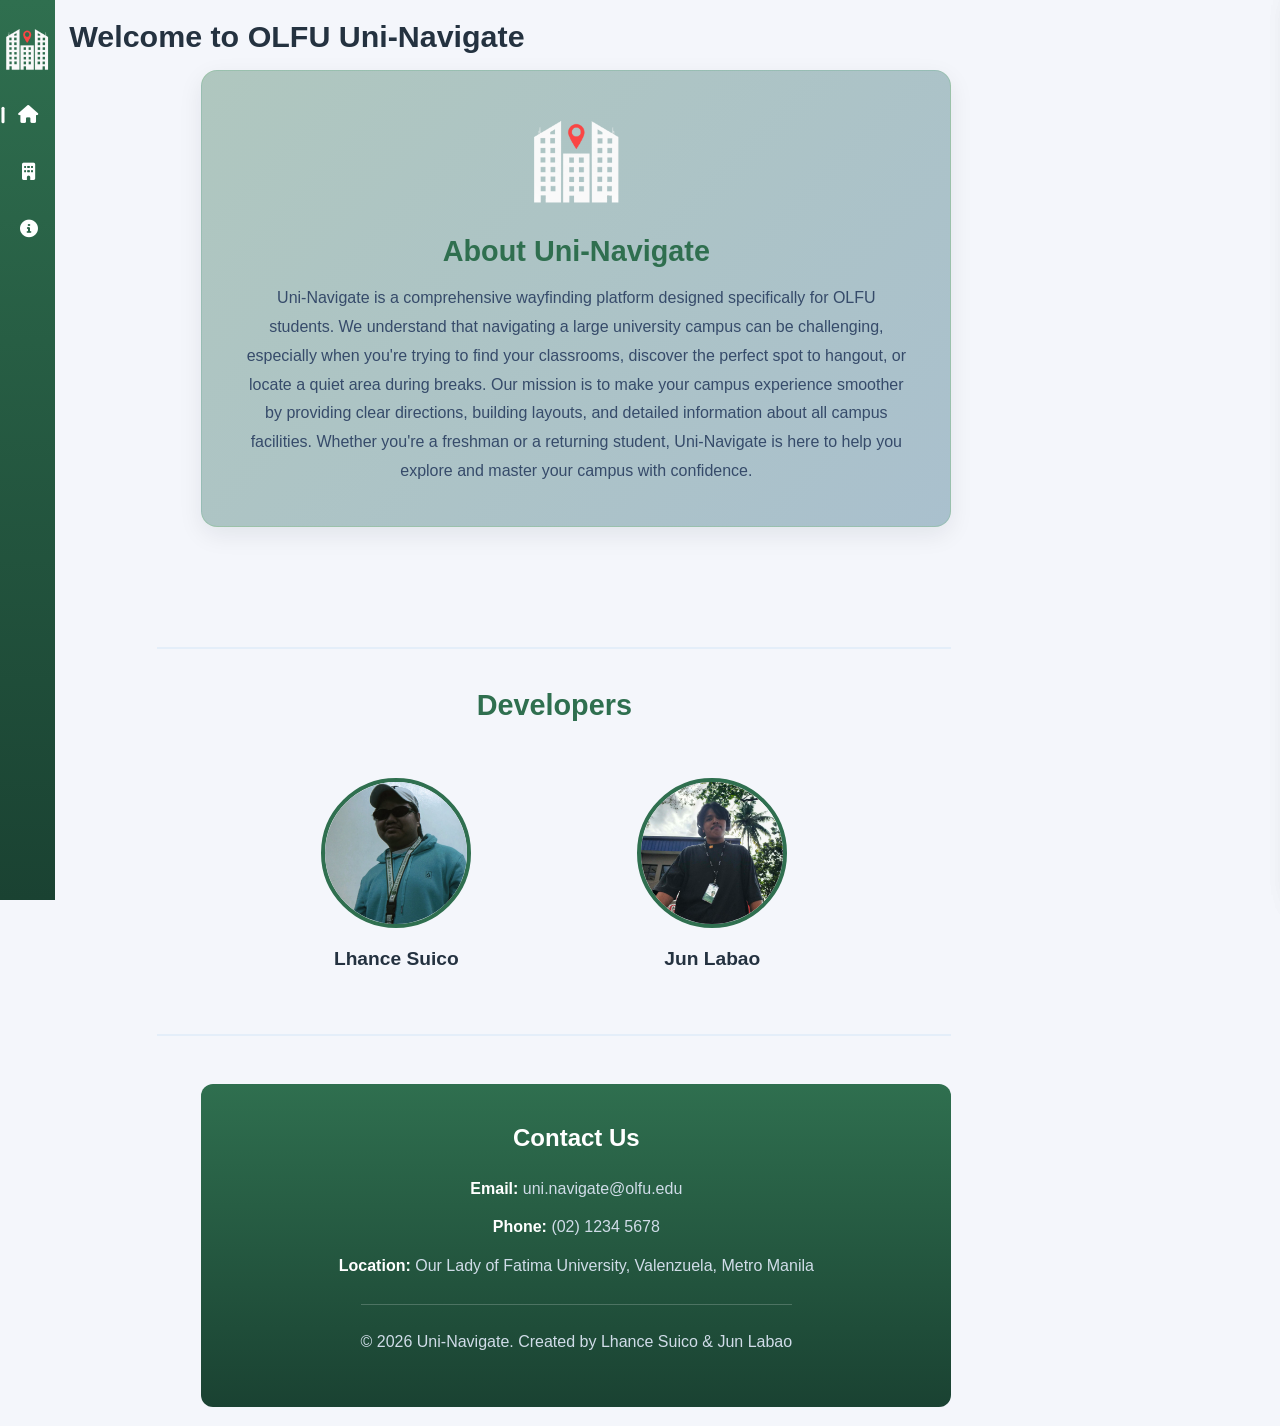
<file: index.html>
<!DOCTYPE html>
    <!-- saved from url=(0058)https://jgab-commits.github.io/WEBDEV111Midterm/Freshbite/ -->
    <html lang="en"><head><meta http-equiv="Content-Type" content="text/html; charset=UTF-8">
        
        <meta name="viewport" content="width=device-width, initial-scale=1.0">
        <title>Uni-Navigate</title>
        <link rel="stylesheet" href="https://cdnjs.cloudflare.com/ajax/libs/font-awesome/6.0.0/css/all.min.css">
        <link rel="stylesheet" href="indexstyle.css">
        <script defer src="indexscripit.js.download"></script>
    </head>


    <body>
        <div class="dashboard">
            <aside class="sidebar">
                <div class="brand">
                    <img src="freshbite-logo.png" alt="Freshbite Logo" class="brand-icon">
                    <span class="brand-text">UNI <br> NAVIGATE</span>
                </div>
                <nav class="menu">                <button class="menu-item active" data-category="home">
                        <i class="icon fas fa-home"></i>
                        <span class="label">Home</span>
                    </button>

                    <button class="menu-item" data-category="lunch">
                        <i class="icon fas fa-building"></i>
                        <span class="label">Building</span>
                    </button>
                    
                
                    <button class="menu-item active" data-category="snacks">
                        <i class="icon fas fa-info-circle"></i>
                        <span class="label">About us</span>
                    </button>
                </nav>
                <div class="sidebar-actions">
                    <button id="accountBtn" type="button" class="drawer-btn">
                        <i class="icon fas fa-user"></i>
                        <span class="label">Your Account</span>
                    </button>
                    <button id="openLogin" type="button" class="drawer-btn">
                        <i class="icon fas fa-sign-in-alt"></i>
                        <span class="label">Login</span>
                    </button>
                </div>
            </aside>

            <main class="main-content">
                <header class="header">
                    <h1>Welcome to OLFU Uni-Navigate</h1>
                </header>
                <section class="user-panel hidden" id="userPanel">
                    <div class="user-panel-inner">
                        <div>
                            <p class="user-welcome">Welcome back, <strong id="userName">Guest</strong></p>
                            <p class="user-role-text">Signed in as <span id="roleName">Visitor</span>.</p>
                        </div>
                        <div class="user-actions">
                            <button id="logoutBtn" class="secondary-btn">Logout</button>
                        </div>
                    </div>
                    <div id="roleActions" class="permission-cards"></div>
                </section>
                <section class="hero" data-category="home" id="homeHeroSection">
                    <div class="hero-content">
                        <img src="freshbite-logo.png" alt="UNI-NAVIGATE Logo" class="hero-logo">
                        <h2>About Uni-Navigate</h2>
                        <p>Uni-Navigate is a comprehensive wayfinding platform designed specifically for OLFU students. We understand that navigating a large university campus can be challenging, especially when you're trying to find your classrooms, discover the perfect spot to hangout, or locate a quiet area during breaks. Our mission is to make your campus experience smoother by providing clear directions, building layouts, and detailed information about all campus facilities. Whether you're a freshman or a returning student, Uni-Navigate is here to help you explore and master your campus with confidence.</p>
                    </div>
                </section>

                <!-- Admin Dashboard Section (Only for Admins) -->
                <section data-category="home" id="adminDashboardSection" style="display: none; padding: 2rem; max-width: 1200px; margin: 0 auto;">
                    <h2 style="color: #1a4232; margin-top: 0;">Admin Dashboard</h2>
                    
                    <div style="display: grid; grid-template-columns: repeat(auto-fit, minmax(250px, 1fr)); gap: 1.5rem; margin-bottom: 2rem;">
                        <!-- Total Visits Card -->
                        <div style="background: linear-gradient(135deg, #1a4232 0%, #2d5f47 100%); color: white; padding: 1.5rem; border-radius: 12px; box-shadow: 0 4px 12px rgba(26, 66, 50, 0.15);">
                            <div style="font-size: 0.85rem; opacity: 0.9; margin-bottom: 0.5rem;">Total Visits</div>
                            <div style="font-size: 2.5rem; font-weight: 700; margin-bottom: 0.5rem;" id="dashboardTotalVisits">24,582</div>
                            <div style="font-size: 0.75rem; opacity: 0.8;">Since platform launch</div>
                        </div>

                        <!-- Most Registered Course Card -->
                        <div style="background: linear-gradient(135deg, #0056b3 0%, #0073e6 100%); color: white; padding: 1.5rem; border-radius: 12px; box-shadow: 0 4px 12px rgba(0, 86, 179, 0.15);">
                            <div style="font-size: 0.85rem; opacity: 0.9; margin-bottom: 0.5rem;">Most Registrations</div>
                            <div style="font-size: 2rem; font-weight: 700; margin-bottom: 0.5rem;" id="dashboardTopCourseReg">BS Nursing</div>
                            <div style="font-size: 0.75rem; opacity: 0.8;" id="dashboardTopCourseRegCount">2,340 registrations</div>
                        </div>

                        <!-- Top Course Users Card -->
                        <div style="background: linear-gradient(135deg, #d2691e 0%, #ff8c00 100%); color: white; padding: 1.5rem; border-radius: 12px; box-shadow: 0 4px 12px rgba(210, 105, 30, 0.15);">
                            <div style="font-size: 0.85rem; opacity: 0.9; margin-bottom: 0.5rem;">Top Active Course</div>
                            <div style="font-size: 2rem; font-weight: 700; margin-bottom: 0.5rem;" id="dashboardTopActiveCourse">BS IT</div>
                            <div style="font-size: 0.75rem; opacity: 0.8;" id="dashboardTopActiveCourseCount">3,182 monthly visits</div>
                        </div>
                    </div>

                    <!-- Detailed Statistics Table -->
                    <h3 style="color: #1a4232; margin-top: 2rem;">Course Registration Breakdown</h3>
                    <div style="overflow-x: auto;">
                        <table style="width: 100%; border-collapse: collapse; font-size: 0.9rem;">
                            <thead>
                                <tr style="background: #f4fbf7; border-bottom: 2px solid #dceddd;">
                                    <th style="padding: 1rem; text-align: left; color: #1a4232; font-weight: 700;">Course</th>
                                    <th style="padding: 1rem; text-align: center; color: #1a4232; font-weight: 700;">Registrations</th>
                                    <th style="padding: 1rem; text-align: center; color: #1a4232; font-weight: 700;">Monthly Visits</th>
                                    <th style="padding: 1rem; text-align: center; color: #1a4232; font-weight: 700;">Growth</th>
                                </tr>
                            </thead>
                            <tbody id="dashboardStatsTableBody">
                                <!-- Populated by JavaScript -->
                            </tbody>
                        </table>
                    </div>
                </section>

                <!-- Super Admin Home Section -->
                <section data-category="home" id="superAdminDashboardSection" style="display: none; padding: 2rem; max-width: 1200px; margin: 0 auto;">
                    <h2 style="color: #1a4232; margin-top: 0;">Super Admin Home</h2>
                    <p style="color: #4a5a72;">Welcome back, Super Admin. Review site activity, feedback, and manage website content from one place.</p>

                    <div style="display: grid; grid-template-columns: repeat(auto-fit, minmax(250px, 1fr)); gap: 1.5rem; margin-bottom: 2rem;">
                        <div style="background: linear-gradient(135deg, #1a4232 0%, #2d5f47 100%); color: white; padding: 1.5rem; border-radius: 12px; box-shadow: 0 4px 12px rgba(26, 66, 50, 0.15);">
                            <div style="font-size: 0.85rem; opacity: 0.9; margin-bottom: 0.5rem;">Total Visits</div>
                            <div style="font-size: 2.5rem; font-weight: 700; margin-bottom: 0.5rem;" id="superTotalVisits">24,582</div>
                            <div style="font-size: 0.75rem; opacity: 0.8;">Since platform launch</div>
                        </div>
                        <div style="background: linear-gradient(135deg, #0056b3 0%, #0073e6 100%); color: white; padding: 1.5rem; border-radius: 12px; box-shadow: 0 4px 12px rgba(0, 86, 179, 0.15);">
                            <div style="font-size: 0.85rem; opacity: 0.9; margin-bottom: 0.5rem;">Most Registrations</div>
                            <div style="font-size: 2rem; font-weight: 700; margin-bottom: 0.5rem;" id="superTopCourseReg">BS Nursing</div>
                            <div style="font-size: 0.75rem; opacity: 0.8;" id="superTopCourseRegCount">2,340 registrations</div>
                        </div>
                        <div style="background: linear-gradient(135deg, #d2691e 0%, #ff8c00 100%); color: white; padding: 1.5rem; border-radius: 12px; box-shadow: 0 4px 12px rgba(210, 105, 30, 0.15);">
                            <div style="font-size: 0.85rem; opacity: 0.9; margin-bottom: 0.5rem;">Top Active Course</div>
                            <div style="font-size: 2rem; font-weight: 700; margin-bottom: 0.5rem;" id="superTopActiveCourse">BS IT</div>
                            <div style="font-size: 0.75rem; opacity: 0.8;" id="superTopActiveCourseCount">3,182 monthly visits</div>
                        </div>
                    </div>

                    <div style="display: grid; gap: 2rem;">
                        <section style="background: #fff; border-radius: 16px; padding: 1.5rem; box-shadow: 0 14px 32px rgba(15, 25, 42, 0.08);">
                            <h3 style="margin-top: 0; color: #1a4232;">System Logs</h3>
                            <div style="display: flex; flex-wrap: wrap; gap: 1rem; margin-bottom: 1rem;">
                                <input type="text" id="superLogFilter" placeholder="Filter logs..." style="flex: 1; min-width: 200px; padding: 0.75rem; border: 1px solid #dceddd; border-radius: 10px;">
                                <select id="superLogTypeFilter" style="padding: 0.75rem; border: 1px solid #dceddd; border-radius: 10px;">
                                    <option value="">All Types</option>
                                    <option value="LOGIN">Login</option>
                                    <option value="ACCESS">Access</option>
                                    <option value="ERROR">Error</option>
                                    <option value="UPDATE">Update</option>
                                    <option value="DELETE">Delete</option>
                                </select>
                                <button onclick="clearSuperLogs()" style="padding: 0.75rem 1.25rem; background: #d32f2f; color: white; border: none; border-radius: 10px; cursor: pointer;">Clear Logs</button>
                            </div>
                            <div style="overflow-x: auto;">
                                <table style="width: 100%; border-collapse: collapse; font-size: 0.9rem;">
                                    <thead>
                                        <tr style="background: #f4fbf7; border-bottom: 2px solid #dceddd;">
                                            <th style="padding: 1rem; text-align: left; color: #1a4232; font-weight: 700;">Timestamp</th>
                                            <th style="padding: 1rem; text-align: left; color: #1a4232; font-weight: 700;">Type</th>
                                            <th style="padding: 1rem; text-align: left; color: #1a4232; font-weight: 700;">User</th>
                                            <th style="padding: 1rem; text-align: left; color: #1a4232; font-weight: 700;">Action</th>
                                            <th style="padding: 1rem; text-align: left; color: #1a4232; font-weight: 700;">Status</th>
                                        </tr>
                                    </thead>
                                    <tbody id="superLogsTableBody"></tbody>
                                </table>
                            </div>
                            <div id="superNoLogsMessage" style="text-align: center; padding: 1.5rem; color: #4a5a72; display: none;">No logs available.</div>
                        </section>

                        <section style="background: #fff; border-radius: 16px; padding: 1.5rem; box-shadow: 0 14px 32px rgba(15, 25, 42, 0.08);">
                            <h3 style="margin-top: 0; color: #1a4232;">Feedback Viewer</h3>
                            <div style="display: flex; flex-wrap: wrap; gap: 1rem; margin-bottom: 1rem;">
                                <input type="text" id="superFeedbackFilter" placeholder="Search feedback..." style="flex: 1; min-width: 200px; padding: 0.75rem; border: 1px solid #dceddd; border-radius: 10px;">
                                <select id="superFeedbackStatusFilter" style="padding: 0.75rem; border: 1px solid #dceddd; border-radius: 10px;">
                                    <option value="">All Status</option>
                                    <option value="Open">Open</option>
                                    <option value="Resolved">Resolved</option>
                                    <option value="Important">Important</option>
                                </select>
                            </div>
                            <div style="overflow-x: auto;">
                                <table style="width: 100%; border-collapse: collapse; font-size: 0.9rem;">
                                    <thead>
                                        <tr style="background: #f4fbf7; border-bottom: 2px solid #dceddd;">
                                            <th style="padding: 1rem; text-align: left; color: #1a4232; font-weight: 700;">Date</th>
                                            <th style="padding: 1rem; text-align: left; color: #1a4232; font-weight: 700;">User</th>
                                            <th style="padding: 1rem; text-align: left; color: #1a4232; font-weight: 700;">Feedback</th>
                                            <th style="padding: 1rem; text-align: left; color: #1a4232; font-weight: 700;">Status</th>
                                            <th style="padding: 1rem; text-align: left; color: #1a4232; font-weight: 700;">Action</th>
                                        </tr>
                                    </thead>
                                    <tbody id="superFeedbackTableBody"></tbody>
                                </table>
                            </div>
                        </section>

                        <section style="background: #fff; border-radius: 16px; padding: 1.5rem; box-shadow: 0 14px 32px rgba(15, 25, 42, 0.08);">
                            <h3 style="margin-top: 0; color: #1a4232;">Website Management</h3>
                            <label style="display: block; margin-bottom: 0.9rem; color: #4a5a72; font-size: 0.95rem;">
                                Content Type
                                <select id="superContentType" style="width: 100%; margin-top: 0.4rem; padding: 0.75rem; border: 1px solid #dceddd; border-radius: 10px;">
                                    <option value="Announcement">Announcement</option>
                                    <option value="Course">Course</option>
                                    <option value="Building">Building</option>
                                    <option value="Page">Page</option>
                                    <option value="Navigation">Navigation Link</option>
                                </select>
                            </label>
                            <label style="display: block; margin-bottom: 0.9rem; color: #4a5a72; font-size: 0.95rem;">
                                Title / Label
                                <input id="superContentTitle" type="text" placeholder="Enter title" style="width: 100%; margin-top: 0.4rem; padding: 0.75rem; border: 1px solid #dceddd; border-radius: 10px;">
                            </label>
                            <label style="display: block; margin-bottom: 0.9rem; color: #4a5a72; font-size: 0.95rem;">
                                Details
                                <textarea id="superContentDetails" rows="4" placeholder="Enter details" style="width: 100%; margin-top: 0.4rem; padding: 0.75rem; border: 1px solid #dceddd; border-radius: 10px;"></textarea>
                            </label>
                            <button onclick="addSuperContent()" style="width: 100%; padding: 0.85rem; background: #1a4232; color: white; border: none; border-radius: 10px; font-weight: 700; cursor: pointer; margin-bottom: 1rem;">Add Content</button>
                            <label style="display: block; margin-bottom: 0.9rem; color: #4a5a72; font-size: 0.95rem;">
                                Edit Existing Item
                                <select id="superEditContentSelect" style="width: 100%; margin-top: 0.4rem; padding: 0.75rem; border: 1px solid #dceddd; border-radius: 10px; margin-bottom: 0.8rem;"></select>
                            </label>
                            <label style="display: block; margin-bottom: 0.9rem; color: #4a5a72; font-size: 0.95rem;">
                                New Title
                                <input id="superEditContentTitle" type="text" placeholder="Update title" style="width: 100%; margin-top: 0.4rem; padding: 0.75rem; border: 1px solid #dceddd; border-radius: 10px;">
                            </label>
                            <label style="display: block; margin-bottom: 0.9rem; color: #4a5a72; font-size: 0.95rem;">
                                New Details
                                <textarea id="superEditContentDetails" rows="3" placeholder="Update details" style="width: 100%; margin-top: 0.4rem; padding: 0.75rem; border: 1px solid #dceddd; border-radius: 10px;"></textarea>
                            </label>
                            <button onclick="editSuperContent()" style="width: 100%; padding: 0.85rem; background: #1a4232; color: white; border: none; border-radius: 10px; font-weight: 700; cursor: pointer;">Save Changes</button>
                            <div style="margin-top: 1rem; background: #eef7f2; padding: 1rem; border-radius: 12px; border: 1px solid #dceddd; color: #4a5a72;">
                                <h4 style="margin: 0 0 0.75rem 0; color: #1a4232;">Recent Management Actions</h4>
                                <ul id="superManagementActionList" style="margin: 0; padding-left: 1.25rem;"></ul>
                            </div>
                        </section>
                    </div>
                </section>

                <section class="about-section" data-category="snacks" style="display:none;">
                    <div class="about-content">
                        <h2>About Us</h2>
                        <p>This website was developed by Labao and Lhance to make the campus easier and to help their fellow OLFU students. Uni-Navigate began as a student project to simplify campus navigation, helping users quickly find classrooms, hangout spots, and essential locations. Our goal is to make every day on campus less stressful and more efficient for students who want to move around with confidence.</p>
                    </div>
                </section>

                <section class="cards" id="cardsContainer">
                    <article class="meal-card" data-category="lunch" style="display: none;">
                        <a href="st-benedict.html" class="meal-card-link">
                            <img src="tamm.png" alt="Zucchini Meatball Bowl">
                            <h2>Saint Benedict Hall</h2>
                            <p>MXHM+J6G, Tamaraw Hills Ext, Valenzuela, Metro Manila</p>
                            <div class="badge">VAL CAMP</div>
                            <div class="card-details"></div>
                        </a>
                    </article>
                    <article class="meal-card" data-category="lunch" style="display: none;">
                        <a href="medicine-building.html" class="meal-card-link">
                            <img src="main.jpg" alt="Grilled Chicken Power Plate">
                            <h2>OLFU College of Medicine BLDG.</h2>
                            <p>125 MacArthur Hwy, Valenzuela, Metro Manila</p>
                            <div class="badge">VAL CAMP</div>
                            <div class="card-details"></div>
                        </a>
                    </article>
                    <article class="meal-card" data-category="lunch" style="display: none;">
                        <a href="rise-tower.html" class="meal-card-link">
                            <img src="Rise.webp" alt="Keto Chicken Bowl">
                            <h2>RISE Tower</h2>
                            <p>Fatima Ave, corner MacArthur Hwy, Valenzuela, 1440 Metro Manila</p>
                            <div class="badge">VAL CAMP</div>
                            <div class="card-details"></div>
                        </a>
                    </article>
                
                </section>

                <section class="developers" data-category="home">
                    <h2>Developers</h2>
                    <div class="developers-grid">
                        <div class="developer-card">
                            <a href="https://www.facebook.com/lhance.suico.37" target="_blank">
                                <img src="Images2/lhance-suico.jpg" alt="Lhance Suico" class="developer-image">
                            </a>
                            <h3>Lhance Suico</h3>
                        </div>
                        <div class="developer-card">
                            <a href="https://www.facebook.com/mo.ng.378537" target="_blank">
                                <img src="Images2/jun-labao.jpg" alt="Jun Labao" class="developer-image">
                            </a>
                            <h3>Jun Labao</h3>
                        </div>
                    </div>
                </section>

                <footer class="footer">
                    <div class="footer-content">
                        <div id="footerContact">
                            <h3>Contact Us</h3>
                            <p><strong>Email:</strong> uni.navigate@olfu.edu</p>
                            <p><strong>Phone:</strong> (02) 1234 5678</p>
                            <p><strong>Location:</strong> Our Lady of Fatima University, Valenzuela, Metro Manila</p>
                        </div>
                        <p class="footer-credit">&copy; 2026 Uni-Navigate. Created by Lhance Suico & Jun Labao</p>
                    </div>
                </footer>
            </main>
        </div>

        <div class="drawer-backdrop" id="drawerBackdrop"></div>
        <aside class="right-drawer" id="rightDrawer">
            <div class="drawer-header">
                <h2 id="drawerTitle">Login</h2>
                <button id="closeDrawer" class="close-btn" aria-label="Close login drawer">✕</button>
            </div>
            
            <!-- Tab Navigation -->
            <div style="display: flex; gap: 0.5rem; margin-bottom: 1.5rem; border-bottom: 2px solid #e0e0e0;">
                <button id="loginTab" class="auth-tab active" style="flex: 1; padding: 0.75rem; background: none; border: none; border-bottom: 3px solid #1a4232; cursor: pointer; font-weight: 600; color: #1a4232;">Login</button>
                <button id="registerTab" class="auth-tab" style="flex: 1; padding: 0.75rem; background: none; border: none; border-bottom: 3px solid transparent; cursor: pointer; font-weight: 600; color: #999; transition: all 0.3s;">Register</button>
            </div>

            <!-- Login Section -->
            <div id="loginSection">
                <p>Sign in to manage your campus profile.</p>
                <p class="login-info">Demo accounts:
                    <br>Super Admin: super@olfu.edu / super123
                    <br>Admin: admin@olfu.edu / admin123
                    <br>User: user@olfu.edu / user123
                </p>
                <form class="login-form" id="loginForm">
                    <label>
                        Email
                        <input type="email" name="email" required="" placeholder="you@example.com">
                    </label>
                    <label>
                        Password
                        <input type="password" name="password" required="" placeholder="Enter password">
                    </label>
                    <button type="submit" class="primary-btn">Sign In</button>      
                </form>
            </div>

            <!-- Registration Section -->
            <div id="registerSection" style="display: none;">
                <p>Create a new account and select your course.</p>
                <form class="login-form" id="registerForm">
                    <label>
                        Full Name
                        <input type="text" name="fullname" required="" placeholder="Your full name">
                    </label>
                    <label>
                        Email
                        <input type="email" name="email" required="" placeholder="you@example.com">
                    </label>
                    <label>
                        Password
                        <input type="password" name="password" required="" placeholder="Enter password">
                    </label>
                    <label>
                        Confirm Password
                        <input type="password" name="confirmPassword" required="" placeholder="Confirm password">
                    </label>
                    <label>
                        College Course
                        <select name="course" required="" id="courseSelect">
                            <option value="">-- Select Your Course --</option>
                            <optgroup label="Medical / Health">
                                <option value="BSNS">BS Nursing</option>
                                <option value="BSMLS">BS Medical Laboratory Science (MedTech)</option>
                                <option value="BSPHARM">BS Pharmacy</option>
                                <option value="BSPT">BS Physical Therapy</option>
                                <option value="BSRT">BS Respiratory Therapy</option>
                                <option value="BSRADTECH">BS Radiologic Technology</option>
                                <option value="BSND">BS Nutrition and Dietetics</option>
                            </optgroup>
                            <optgroup label="Science &amp; Allied">
                                <option value="BSBIO">BS Biology</option>
                                <option value="BSPSY">BS Psychology</option>
                            </optgroup>
                            <optgroup label="Tech / IT">
                                <option value="BSCS">BS Computer Science</option>
                                <option value="BSIT">BS Information Technology</option>
                                <option value="BSEEMC">BS Entertainment & Multimedia Computing (Animation)</option>
                            </optgroup>
                            <optgroup label="Business &amp; Management">
                                <option value="BSACC">BS Accountancy</option>
                                <option value="BSAIS">BS Accounting Information System</option>
                                <option value="BSBA">BS Business Administration</option>
                                <option value="BSBA-MKT">Marketing Management</option>
                                <option value="BSBA-OPS">Operations &amp; Supply Chain</option>
                                <option value="BSBA-BNF">Banking &amp; Finance</option>
                            </optgroup>
                            <optgroup label="Hospitality &amp; Tourism">
                                <option value="BSIHM">BS International Hospitality Management</option>
                                <option value="CA">Culinary Arts</option>
                                <option value="CLO">Cruise Line / Hotel Operations</option>
                                <option value="BSITM">BS International Tourism Management</option>
                            </optgroup>
                            <optgroup label="Public Safety / Law-related">
                                <option value="BSCRIM">BS Criminology</option>
                                <option value="BSFS">Bachelor of Forensic Science</option>
                            </optgroup>
                            <optgroup label="Maritime Courses">
                                <option value="BSMT">BS Marine Transportation</option>
                                <option value="BSME-MAR">BS Marine Engineering</option>
                            </optgroup>
                            <optgroup label="Education">
                                <option value="BEED">Bachelor of Elementary Education</option>
                                <option value="BSED-ENG">Bachelor of Secondary Education (English)</option>
                            </optgroup>
                            <optgroup label="Professional Courses">
                                <option value="MD">Doctor of Medicine</option>
                                <option value="DMD">Doctor of Dental Medicine</option>
                            </optgroup>
                            <optgroup label="Senior High School (SHS)">
                                <option value="SHS-ABM">ABM (Accountancy, Business &amp; Management)</option>
                                <option value="SHS-STEM">STEM (Science, Technology, Engineering &amp; Mathematics)</option>
                                <option value="SHS-HUMSS">HUMSS (Humanities &amp; Social Sciences)</option>
                                <option value="SHS-GAS">GAS (General Academic Strand)</option>
                            </optgroup>
                            <optgroup label="Short Courses / TESDA / Certificates">
                                <option value="CARE">Caregiving</option>
                                <option value="CPNC2">Computer Programming NC II</option>
                                <option value="CHSNC2">Computer Hardware Servicing NC II</option>
                                <option value="HRS">Hotel &amp; Restaurant Services</option>
                                <option value="ACS">Associate in Computer Science</option>
                            </optgroup>
                            <optgroup label="Graduate (Masters &amp; Doctorate)">
                                <option value="MBA">MBA / MPA</option>
                                <option value="MA-MS">MA / MS (Education, Nursing, IT, etc.)</option>
                                <option value="PHD">PhD &amp; Doctorate programs</option>
                            </optgroup>
                        </select>
                    </label>
                    <button type="submit" class="primary-btn">Create Account</button>      
                </form>
            </div>
        </aside>

        <!-- Account Management Drawer -->
        <aside class="right-drawer" id="accountDrawer">
            <div class="drawer-header">
                <h2 id="accountDrawerTitle">My Account</h2>
                <button id="closeAccountDrawer" class="close-btn" aria-label="Close account drawer">✕</button>
            </div>

            <!-- Tab Navigation -->
            <div style="display: flex; gap: 0.5rem; margin-bottom: 1.5rem; border-bottom: 2px solid #e0e0e0;">
                <button id="profileTab" class="auth-tab active" style="flex: 1; padding: 0.75rem; background: none; border: none; border-bottom: 3px solid #1a4232; cursor: pointer; font-weight: 600; color: #1a4232;">Edit Profile</button>
                <button id="adminTasksTab" class="auth-tab" style="flex: 1; padding: 0.75rem; background: none; border: none; border-bottom: 3px solid transparent; cursor: pointer; font-weight: 600; color: #999; transition: all 0.3s; display: none;">Admin Tasks</button>
            </div>

            <!-- Edit Profile Section -->
            <div id="profileSection">
                <form class="login-form" id="editProfileForm">
                    <label>
                        Full Name
                        <input type="text" name="fullname" placeholder="Your full name" id="profileFullName">
                    </label>
                    <label>
                        Email
                        <input type="email" name="email" placeholder="your@example.com" id="profileEmail" readonly>
                    </label>
                    <label>
                        Course
                        <select name="course" id="profileCourse">
                            <option value="">-- Select Your Course --</option>
                            <optgroup label="Medical / Health">
                                <option value="BSNS">BS Nursing</option>
                                <option value="BSMLS">BS Medical Laboratory Science (MedTech)</option>
                                <option value="BSPHARM">BS Pharmacy</option>
                                <option value="BSPT">BS Physical Therapy</option>
                                <option value="BSRT">BS Respiratory Therapy</option>
                                <option value="BSRADTECH">BS Radiologic Technology</option>
                                <option value="BSND">BS Nutrition and Dietetics</option>
                            </optgroup>
                            <optgroup label="Science &amp; Allied">
                                <option value="BSBIO">BS Biology</option>
                                <option value="BSPSY">BS Psychology</option>
                            </optgroup>
                            <optgroup label="Tech / IT">
                                <option value="BSCS">BS Computer Science</option>
                                <option value="BSIT">BS Information Technology</option>
                                <option value="BSEEMC">BS Entertainment &amp; Multimedia Computing</option>
                            </optgroup>
                            <optgroup label="Business &amp; Management">
                                <option value="BSACC">BS Accountancy</option>
                                <option value="BSAIS">BS Accounting Information System</option>
                                <option value="BSBA">BS Business Administration</option>
                                <option value="BSBA-MKT">Marketing Management</option>
                                <option value="BSBA-OPS">Operations &amp; Supply Chain</option>
                                <option value="BSBA-BNF">Banking &amp; Finance</option>
                            </optgroup>
                            <optgroup label="Hospitality &amp; Tourism">
                                <option value="BSIHM">BS International Hospitality Management</option>
                                <option value="CA">Culinary Arts</option>
                                <option value="CLO">Cruise Line / Hotel Operations</option>
                                <option value="BSITM">BS International Tourism Management</option>
                            </optgroup>
                            <optgroup label="Public Safety / Law-related">
                                <option value="BSCRIM">BS Criminology</option>
                                <option value="BSFS">Bachelor of Forensic Science</option>
                            </optgroup>
                            <optgroup label="Maritime Courses">
                                <option value="BSMT">BS Marine Transportation</option>
                                <option value="BSME-MAR">BS Marine Engineering</option>
                            </optgroup>
                            <optgroup label="Education">
                                <option value="BEED">Bachelor of Elementary Education</option>
                                <option value="BSED-ENG">Bachelor of Secondary Education</option>
                            </optgroup>
                            <optgroup label="Professional Courses">
                                <option value="MD">Doctor of Medicine</option>
                                <option value="DMD">Doctor of Dental Medicine</option>
                            </optgroup>
                            <optgroup label="Senior High School (SHS)">
                                <option value="SHS-ABM">ABM</option>
                                <option value="SHS-STEM">STEM</option>
                                <option value="SHS-HUMSS">HUMSS</option>
                                <option value="SHS-GAS">GAS</option>
                            </optgroup>
                            <optgroup label="Short Courses / TESDA">
                                <option value="CARE">Caregiving</option>
                                <option value="CPNC2">Computer Programming NC II</option>
                                <option value="CHSNC2">Computer Hardware Servicing NC II</option>
                                <option value="HRS">Hotel &amp; Restaurant Services</option>
                                <option value="ACS">Associate in Computer Science</option>
                            </optgroup>
                            <optgroup label="Graduate Programs">
                                <option value="MBA">MBA / MPA</option>
                                <option value="MA-MS">MA / MS (Education, Nursing, IT)</option>
                                <option value="PHD">PhD &amp; Doctorate programs</option>
                            </optgroup>
                        </select>
                    </label>
                    <label>
                        Bio
                        <textarea name="bio" placeholder="Tell us about yourself" id="profileBio" style="resize: vertical; min-height: 80px;"></textarea>
                    </label>
                    <div style="display: flex; gap: 1rem;">
                        <button type="submit" class="primary-btn" style="flex: 1;">Save Changes</button>
                        <button type="button" onclick="changePassword()" class="secondary-btn" style="flex: 1;">Change Password</button>
                    </div>
                </form>
            </div>

            <!-- Admin Tasks Section -->
            <div id="adminTasksSection" style="display: none; max-height: 600px; overflow-y: auto;">
                <h3 style="color: #1a4232; margin-top: 0;">Website Statistics</h3>
                
                <div style="display: grid; grid-template-columns: 1fr; gap: 1rem; margin-bottom: 1.5rem;">
                    <!-- Total Visits Card -->
                    <div style="background: linear-gradient(135deg, #1a4232 0%, #2d5f47 100%); color: white; padding: 1rem; border-radius: 10px; box-shadow: 0 4px 12px rgba(26, 66, 50, 0.15);">
                        <div style="font-size: 0.8rem; opacity: 0.9;">Total Visits</div>
                        <div style="font-size: 2rem; font-weight: 700;" id="adminTotalVisits">24,582</div>
                    </div>

                    <!-- Most Registered Course Card -->
                    <div style="background: linear-gradient(135deg, #0056b3 0%, #0073e6 100%); color: white; padding: 1rem; border-radius: 10px; box-shadow: 0 4px 12px rgba(0, 86, 179, 0.15);">
                        <div style="font-size: 0.8rem; opacity: 0.9;">Most Registrations</div>
                        <div style="font-size: 1.5rem; font-weight: 700;" id="adminTopCourseReg">BS Nursing</div>
                        <div style="font-size: 0.75rem; opacity: 0.8;" id="adminTopCourseRegCount">2,340 registrations</div>
                    </div>

                    <!-- Top Course Users Card -->
                    <div style="background: linear-gradient(135deg, #d2691e 0%, #ff8c00 100%); color: white; padding: 1rem; border-radius: 10px; box-shadow: 0 4px 12px rgba(210, 105, 30, 0.15);">
                        <div style="font-size: 0.8rem; opacity: 0.9;">Top Active Course</div>
                        <div style="font-size: 1.5rem; font-weight: 700;" id="adminTopActiveCourse">BS IT</div>
                        <div style="font-size: 0.75rem; opacity: 0.8;" id="adminTopActiveCourseCount">3,182 visits</div>
                    </div>
                </div>

                <h4 style="color: #1a4232; font-size: 0.95rem;">Top Courses</h4>
                <div style="overflow-x: auto;">
                    <table style="width: 100%; border-collapse: collapse; font-size: 0.85rem;">
                        <thead>
                            <tr style="background: #f4fbf7; border-bottom: 1px solid #dceddd;">
                                <th style="padding: 0.7rem; text-align: left; color: #1a4232; font-weight: 700; font-size: 0.8rem;">Course</th>
                                <th style="padding: 0.7rem; text-align: center; color: #1a4232; font-weight: 700; font-size: 0.8rem;">Regs</th>
                                <th style="padding: 0.7rem; text-align: center; color: #1a4232; font-weight: 700; font-size: 0.8rem;">Visits</th>
                            </tr>
                        </thead>
                        <tbody id="adminStatsTableBody">
                            <!-- Populated by JavaScript -->
                        </tbody>
                    </table>
                </div>
            </div>
        </aside>

        <script>
            // Store current user session
            let currentUser = null;

            // Course statistics data
            const courseStats = [
                { course: 'BS Nursing', registrations: 2340, monthlyVisits: 2850, growth: '+12.5%' },
                { course: 'BS IT', registrations: 1890, monthlyVisits: 3182, growth: '+18.3%' },
                { course: 'BS Computer Science', registrations: 1745, monthlyVisits: 2965, growth: '+14.2%' },
                { course: 'BS Business Administration', registrations: 1620, monthlyVisits: 2340, growth: '+8.7%' },
                { course: 'BS Physical Therapy', registrations: 1385, monthlyVisits: 1950, growth: '+11.9%' }
            ];

            // Account drawer functionality
            const profileTab = document.getElementById('profileTab');
            const adminTasksTab = document.getElementById('adminTasksTab');
            const profileSection = document.getElementById('profileSection');
            const adminTasksSection = document.getElementById('adminTasksSection');
            const accountDrawer = document.getElementById('accountDrawer');
            const closeAccountDrawer = document.getElementById('closeAccountDrawer');
            const accountBtn = document.getElementById('accountBtn');
            const drawerBackdrop = document.getElementById('drawerBackdrop');
            const openLogin = document.getElementById('openLogin');
            const closeDrawer = document.getElementById('closeDrawer');
            const rightDrawer = document.getElementById('rightDrawer');

            // Open account drawer when "Your Account" is clicked
            accountBtn.addEventListener('click', (e) => {
                e.stopPropagation();
                accountDrawer.classList.add('open');
                drawerBackdrop.classList.add('open');
                rightDrawer.classList.remove('open');
                profileTab.click();
            });

            // Open login drawer when "Login" is clicked
            openLogin.addEventListener('click', (e) => {
                e.stopPropagation();
                rightDrawer.classList.add('open');
                drawerBackdrop.classList.add('open');
                accountDrawer.classList.remove('open');
            });

            // Close account drawer
            closeAccountDrawer.addEventListener('click', () => {
                accountDrawer.classList.remove('open');
                drawerBackdrop.classList.remove('open');
            });

            // Close login drawer
            closeDrawer.addEventListener('click', () => {
                rightDrawer.classList.remove('open');
                drawerBackdrop.classList.remove('open');
            });

            drawerBackdrop.addEventListener('click', () => {
                accountDrawer.classList.remove('open');
                rightDrawer.classList.remove('open');
                drawerBackdrop.classList.remove('open');
            });

            // Tab switching for account drawer
            profileTab.addEventListener('click', () => {
                profileTab.style.borderBottomColor = '#1a4232';
                profileTab.style.color = '#1a4232';
                adminTasksTab.style.borderBottomColor = 'transparent';
                adminTasksTab.style.color = '#999';
                profileSection.style.display = 'block';
                adminTasksSection.style.display = 'none';
            });

            adminTasksTab.addEventListener('click', () => {
                adminTasksTab.style.borderBottomColor = '#1a4232';
                adminTasksTab.style.color = '#1a4232';
                profileTab.style.borderBottomColor = 'transparent';
                profileTab.style.color = '#999';
                adminTasksSection.style.display = 'block';
                profileSection.style.display = 'none';
                renderAdminStats();
            });

            // Tab switching for login drawer
            const loginTab = document.getElementById('loginTab');
            const registerTab = document.getElementById('registerTab');
            const loginSection = document.getElementById('loginSection');
            const registerSection = document.getElementById('registerSection');
            const drawerTitle = document.getElementById('drawerTitle');

            loginTab.addEventListener('click', () => {
                loginTab.style.borderBottomColor = '#1a4232';
                loginTab.style.color = '#1a4232';
                registerTab.style.borderBottomColor = 'transparent';
                registerTab.style.color = '#999';
                loginSection.style.display = 'block';
                registerSection.style.display = 'none';
                drawerTitle.textContent = 'Login';
            });

            registerTab.addEventListener('click', () => {
                registerTab.style.borderBottomColor = '#1a4232';
                registerTab.style.color = '#1a4232';
                loginTab.style.borderBottomColor = 'transparent';
                loginTab.style.color = '#999';
                registerSection.style.display = 'block';
                loginSection.style.display = 'none';
                drawerTitle.textContent = 'Register';
            });

            // Edit profile form submission
            document.getElementById('editProfileForm').addEventListener('submit', (e) => {
                e.preventDefault();
                const fullname = document.getElementById('profileFullName').value;
                const course = document.getElementById('profileCourse').value;
                alert('Profile updated!\nName: ' + fullname + '\nCourse: ' + course);
            });

            function changePassword() {
                const newPassword = prompt('Enter new password:');
                if (newPassword) {
                    alert('Password changed successfully!');
                }
            }

            function renderAdminStats() {
                const tableBody = document.getElementById('adminStatsTableBody');
                const totalVisits = courseStats.reduce((sum, stat) => sum + stat.monthlyVisits, 0);
                const topByReg = courseStats.reduce((max, stat) => stat.registrations > max.registrations ? stat : max);
                const topByVisits = courseStats.reduce((max, stat) => stat.monthlyVisits > max.monthlyVisits ? stat : max);

                document.getElementById('adminTotalVisits').textContent = totalVisits.toLocaleString();
                document.getElementById('adminTopCourseReg').textContent = topByReg.course;
                document.getElementById('adminTopCourseRegCount').textContent = topByReg.registrations.toLocaleString() + ' registrations';
                document.getElementById('adminTopActiveCourse').textContent = topByVisits.course;
                document.getElementById('adminTopActiveCourseCount').textContent = topByVisits.monthlyVisits.toLocaleString() + ' visits';

                tableBody.innerHTML = '';
                courseStats.forEach(stat => {
                    const row = document.createElement('tr');
                    row.style.borderBottom = '1px solid #dceddd';
                    row.innerHTML = `
                        <td style="padding: 0.7rem; color: #1a4232; font-size: 0.85rem;">${stat.course}</td>
                        <td style="padding: 0.7rem; text-align: center; color: #4a5a72; font-size: 0.85rem;">${stat.registrations}</td>
                        <td style="padding: 0.7rem; text-align: center; color: #4a5a72; font-size: 0.85rem;">${stat.monthlyVisits}</td>
                    `;
                    tableBody.appendChild(row);
                });
            }

            // Simulate user login and show/hide admin tab
            function simulateLogin(role, email, fullname) {
                currentUser = { role, email, fullname };
                const adminTasksTab = document.getElementById('adminTasksTab');
                if (adminTasksTab) {
                    adminTasksTab.style.display = (role === 'admin' || role === 'super-admin') ? 'block' : 'none';
                }
                document.getElementById('profileEmail').value = email;
                document.getElementById('profileFullName').value = fullname;
                
                // Update home section based on role
                updateHomeSectionForRole(role);
            }

            // Update home section content based on user role
            function updateHomeSectionForRole(role) {
                const heroSection = document.getElementById('homeHeroSection');
                const adminSection = document.getElementById('adminDashboardSection');
                const superAdminSection = document.getElementById('superAdminDashboardSection');
                const developersSection = document.querySelector('.developers');

                if (role === 'super-admin') {
                    heroSection.style.display = 'none';
                    adminSection.style.display = 'none';
                    if (superAdminSection) superAdminSection.style.display = 'block';
                    if (developersSection) developersSection.style.display = 'none';
                    renderSuperAdminDashboard();
                } else if (role === 'admin') {
                    heroSection.style.display = 'none';
                    if (superAdminSection) superAdminSection.style.display = 'none';
                    adminSection.style.display = 'block';
                    if (developersSection) developersSection.style.display = 'none';
                    renderDashboardStats();
                } else {
                    heroSection.style.display = 'block';
                    if (superAdminSection) superAdminSection.style.display = 'none';
                    adminSection.style.display = 'none';
                    if (developersSection) developersSection.style.display = 'block';
                }
            }

            // Render dashboard statistics
            function renderDashboardStats() {
                const tableBody = document.getElementById('dashboardStatsTableBody');
                const totalVisits = courseStats.reduce((sum, stat) => sum + stat.monthlyVisits, 0);
                const topByReg = courseStats.reduce((max, stat) => stat.registrations > max.registrations ? stat : max);
                const topByVisits = courseStats.reduce((max, stat) => stat.monthlyVisits > max.monthlyVisits ? stat : max);
                
                // Get all courses for full table
                const allCourses = [
                    { course: 'BS Nursing', registrations: 2340, monthlyVisits: 2850, growth: '+12.5%' },
                    { course: 'BS IT', registrations: 1890, monthlyVisits: 3182, growth: '+18.3%' },
                    { course: 'BS Computer Science', registrations: 1745, monthlyVisits: 2965, growth: '+14.2%' },
                    { course: 'BS Business Administration', registrations: 1620, monthlyVisits: 2340, growth: '+8.7%' },
                    { course: 'BS Physical Therapy', registrations: 1385, monthlyVisits: 1950, growth: '+11.9%' },
                    { course: 'BS Psychology', registrations: 1210, monthlyVisits: 1875, growth: '+9.3%' },
                    { course: 'BS Accountancy', registrations: 1095, monthlyVisits: 1620, growth: '+6.4%' },
                    { course: 'BS Marine Transportation', registrations: 945, monthlyVisits: 1420, growth: '+15.2%' },
                    { course: 'BS International Hospitality', registrations: 872, monthlyVisits: 1305, growth: '+7.8%' },
                    { course: 'Doctor of Medicine', registrations: 720, monthlyVisits: 1095, growth: '+22.1%' }
                ];

                document.getElementById('dashboardTotalVisits').textContent = totalVisits.toLocaleString();
                document.getElementById('dashboardTopCourseReg').textContent = topByReg.course;
                document.getElementById('dashboardTopCourseRegCount').textContent = topByReg.registrations.toLocaleString() + ' registrations';
                document.getElementById('dashboardTopActiveCourse').textContent = topByVisits.course;
                document.getElementById('dashboardTopActiveCourseCount').textContent = topByVisits.monthlyVisits.toLocaleString() + ' monthly visits';

                tableBody.innerHTML = '';
                allCourses.forEach(stat => {
                    const row = document.createElement('tr');
                    row.style.borderBottom = '1px solid #dceddd';
                    row.style.transition = 'background-color 0.2s';
                    row.onmouseover = () => row.style.backgroundColor = '#f9fdfb';
                    row.onmouseout = () => row.style.backgroundColor = '';
                    
                    const growthColor = parseFloat(stat.growth) > 10 ? '#2e7d32' : '#ff9800';
                    
                    row.innerHTML = `
                        <td style="padding: 1rem; color: #1a4232; font-weight: 600;">${stat.course}</td>
                        <td style="padding: 1rem; text-align: center; color: #4a5a72;">${stat.registrations.toLocaleString()}</td>
                        <td style="padding: 1rem; text-align: center; color: #4a5a72;">${stat.monthlyVisits.toLocaleString()}</td>
                        <td style="padding: 1rem; text-align: center; color: ${growthColor}; font-weight: 600;">${stat.growth}</td>
                    `;
                    tableBody.appendChild(row);
                });
            }

            const superAdminLogs = [
                { timestamp: '2026-05-06 14:35:22', type: 'LOGIN', user: 'super@olfu.edu', action: 'Super Admin logged in', status: 'Success' },
                { timestamp: '2026-05-06 14:30:15', type: 'ACCESS', user: 'admin@olfu.edu', action: 'Accessed user management', status: 'Success' },
                { timestamp: '2026-05-06 14:25:08', type: 'UPDATE', user: 'admin@olfu.edu', action: 'Updated user permissions', status: 'Success' },
                { timestamp: '2026-05-06 14:20:45', type: 'LOGIN', user: 'john.doe@olfu.edu', action: 'User logged in', status: 'Success' },
                { timestamp: '2026-05-06 14:15:32', type: 'ERROR', user: 'jane.smith@olfu.edu', action: 'Failed login attempt', status: 'Failed' }
            ];

            const superFeedbackData = [
                { date: '2026-05-06', user: 'mary.anne@olfu.edu', feedback: 'Please add a quick link to the campus map on the home page.', status: 'Open' },
                { date: '2026-05-05', user: 'luis.gonzales@olfu.edu', feedback: 'Course list page should include a “newly opened” badge.', status: 'Important' },
                { date: '2026-05-04', user: 'sarah.kim@olfu.edu', feedback: 'The login drawer button is hard to tap on mobile.', status: 'Resolved' }
            ];

            const superWebsiteContent = [
                { id: 1, type: 'Announcement', title: 'New Campus Tours', details: 'Campus tours are now available every Saturday.' },
                { id: 2, type: 'Course', title: 'BS Data Science', details: 'New course added for the upcoming academic year.' },
                { id: 3, type: 'Building', title: 'Sunrise Hall', details: 'Added new building page location to the campus map.' }
            ];

            function renderSuperAdminDashboard() {
                renderSuperAdminStats();
                renderSuperAdminLogs();
                renderSuperAdminFeedback();
                populateSuperEditSelect();
            }

            function renderSuperAdminStats() {
                const totalVisits = courseStats.reduce((sum, stat) => sum + stat.monthlyVisits, 0);
                const topByReg = courseStats.reduce((max, stat) => stat.registrations > max.registrations ? stat : max);
                const topByVisits = courseStats.reduce((max, stat) => stat.monthlyVisits > max.monthlyVisits ? stat : max);
                document.getElementById('superTotalVisits').textContent = totalVisits.toLocaleString();
                document.getElementById('superTopCourseReg').textContent = topByReg.course;
                document.getElementById('superTopCourseRegCount').textContent = topByReg.registrations.toLocaleString() + ' registrations';
                document.getElementById('superTopActiveCourse').textContent = topByVisits.course;
                document.getElementById('superTopActiveCourseCount').textContent = topByVisits.monthlyVisits.toLocaleString() + ' monthly visits';
            }

            function renderSuperAdminLogs() {
                const tableBody = document.getElementById('superLogsTableBody');
                const noLogsElement = document.getElementById('superNoLogsMessage');
                const filterText = document.getElementById('superLogFilter').value.toLowerCase();
                const filterType = document.getElementById('superLogTypeFilter').value;
                const filtered = superAdminLogs.filter(log => {
                    const matchesText = log.action.toLowerCase().includes(filterText) || log.user.toLowerCase().includes(filterText);
                    const matchesType = filterType === '' || log.type === filterType;
                    return matchesText && matchesType;
                });
                tableBody.innerHTML = '';
                if (filtered.length === 0) {
                    noLogsElement.style.display = 'block';
                } else {
                    noLogsElement.style.display = 'none';
                    filtered.forEach(log => {
                        const row = document.createElement('tr');
                        row.style.borderBottom = '1px solid #dceddd';
                        row.style.transition = 'background-color 0.2s';
                        row.onmouseover = () => row.style.backgroundColor = '#f9fdfb';
                        row.onmouseout = () => row.style.backgroundColor = '';
                        const statusColor = log.status === 'Success' ? '#2e7d32' : '#d32f2f';
                        const typeColor = log.type === 'ERROR' ? '#d32f2f' : '#1a4232';
                        row.innerHTML = `
                            <td style="padding: 1rem; color: #4a5a72;">${log.timestamp}</td>
                            <td style="padding: 1rem; color: ${typeColor}; font-weight: 600;">${log.type}</td>
                            <td style="padding: 1rem; color: #4a5a72;">${log.user}</td>
                            <td style="padding: 1rem; color: #4a5a72;">${log.action}</td>
                            <td style="padding: 1rem; color: ${statusColor}; font-weight: 700;">${log.status}</td>
                        `;
                        tableBody.appendChild(row);
                    });
                }
            }

            function clearSuperLogs() {
                if (confirm('Clear all super admin logs?')) {
                    superAdminLogs.length = 0;
                    renderSuperAdminLogs();
                }
            }

            function renderSuperAdminFeedback() {
                const tableBody = document.getElementById('superFeedbackTableBody');
                const filterText = document.getElementById('superFeedbackFilter').value.toLowerCase();
                const filterStatus = document.getElementById('superFeedbackStatusFilter').value;
                const filtered = superFeedbackData.filter(item => {
                    const matchesText = item.feedback.toLowerCase().includes(filterText) || item.user.toLowerCase().includes(filterText);
                    const matchesStatus = filterStatus === '' || item.status === filterStatus;
                    return matchesText && matchesStatus;
                });
                tableBody.innerHTML = '';
                filtered.forEach((item, index) => {
                    const row = document.createElement('tr');
                    row.style.borderBottom = '1px solid #dceddd';
                    row.style.transition = 'background-color 0.2s';
                    row.onmouseover = () => row.style.backgroundColor = '#f9fdfb';
                    row.onmouseout = () => row.style.backgroundColor = '';
                    const statusColor = item.status === 'Resolved' ? '#2e7d32' : item.status === 'Important' ? '#ff9800' : '#1a4232';
                    row.innerHTML = `
                        <td style="padding: 1rem; color: #4a5a72;">${item.date}</td>
                        <td style="padding: 1rem; color: #4a5a72;">${item.user}</td>
                        <td style="padding: 1rem; color: #4a5a72;">${item.feedback}</td>
                        <td style="padding: 1rem; color: ${statusColor}; font-weight: 700;">${item.status}</td>
                        <td style="padding: 1rem;">
                            <button onclick="toggleSuperFeedbackStatus(${index})" style="padding: 0.55rem 0.9rem; background: #1a4232; color: white; border: none; border-radius: 8px; cursor: pointer;">${item.status === 'Resolved' ? 'Reopen' : 'Resolve'}</button>
                        </td>
                    `;
                    tableBody.appendChild(row);
                });
            }

            function toggleSuperFeedbackStatus(index) {
                const item = superFeedbackData[index];
                if (!item) return;
                item.status = item.status === 'Resolved' ? 'Open' : 'Resolved';
                renderSuperAdminFeedback();
                addSuperManagementAction(`Feedback status updated for ${item.user}`);
            }

            function populateSuperEditSelect() {
                const select = document.getElementById('superEditContentSelect');
                if (!select) return;
                select.innerHTML = superWebsiteContent.map(item => `<option value="${item.id}">${item.type}: ${item.title}</option>`).join('');
                if (superWebsiteContent.length > 0) {
                    showSuperEditContent(superWebsiteContent[0].id);
                }
            }

            function showSuperEditContent(itemId) {
                const item = superWebsiteContent.find(content => content.id === Number(itemId));
                if (!item) return;
                document.getElementById('superEditContentTitle').value = item.title;
                document.getElementById('superEditContentDetails').value = item.details;
            }

            function addSuperContent() {
                const type = document.getElementById('superContentType').value;
                const title = document.getElementById('superContentTitle').value.trim();
                const details = document.getElementById('superContentDetails').value.trim();
                if (!title || !details) {
                    alert('Please fill title and details before adding content.');
                    return;
                }
                superWebsiteContent.push({ id: Date.now(), type, title, details });
                document.getElementById('superContentTitle').value = '';
                document.getElementById('superContentDetails').value = '';
                populateSuperEditSelect();
                addSuperManagementAction(`Added ${type}: ${title}`);
            }

            function editSuperContent() {
                const selectedId = Number(document.getElementById('superEditContentSelect').value);
                const title = document.getElementById('superEditContentTitle').value.trim();
                const details = document.getElementById('superEditContentDetails').value.trim();
                const item = superWebsiteContent.find(content => content.id === selectedId);
                if (!item || !title || !details) {
                    alert('Please select content and provide both title and details.');
                    return;
                }
                item.title = title;
                item.details = details;
                populateSuperEditSelect();
                document.getElementById('superEditContentSelect').value = selectedId;
                addSuperManagementAction(`Updated ${item.type}: ${item.title}`);
            }

            function addSuperManagementAction(message) {
                const list = document.getElementById('superManagementActionList');
                if (!list) return;
                const item = document.createElement('li');
                item.style.marginBottom = '0.5rem';
                item.textContent = `${new Date().toLocaleString()}: ${message}`;
                list.prepend(item);
            }

            document.getElementById('superLogFilter').addEventListener('input', renderSuperAdminLogs);
            document.getElementById('superLogTypeFilter').addEventListener('change', renderSuperAdminLogs);
            document.getElementById('superFeedbackFilter').addEventListener('input', renderSuperAdminFeedback);
            document.getElementById('superFeedbackStatusFilter').addEventListener('change', renderSuperAdminFeedback);

            // Original login form submission
            const loginForm = document.getElementById('loginForm');
            const loginSubmitButton = document.querySelector('#loginForm button[type="submit"]');

            const attachLoginSubmit = () => {
                if (!loginForm) return;
                loginForm.addEventListener('submit', (e) => {
                    e.preventDefault();
                    const email = e.target.email.value;
                    
                    // Determine role based on email
                    let role = 'user';
                    let fullname = 'User';
                    
                    if (email === 'super@olfu.edu') {
                        role = 'super-admin';
                        fullname = 'Super Admin';
                    } else if (email === 'admin@olfu.edu') {
                        role = 'admin';
                        fullname = 'Admin';
                    }
                    
                    simulateLogin(role, email, fullname);
                    alert('Logged in as ' + role);
                });
            };

            attachLoginSubmit();
            if (loginSubmitButton) {
                loginSubmitButton.addEventListener('click', () => {
                    if (!loginForm) attachLoginSubmit();
                });
            }

            // Original register form submission
            document.getElementById('registerForm').addEventListener('submit', (e) => {
                e.preventDefault();
                const fullname = e.target.fullname.value;
                const email = e.target.email.value;
                const password = e.target.password.value;
                const confirmPassword = e.target.confirmPassword.value;

                if (password !== confirmPassword) {
                    alert('Passwords do not match!');
                    return;
                }

                simulateLogin('user', email, fullname);
                alert('Account created!');
                e.target.reset();
            });

            // Sidebar menu functionality
            const menuItems = document.querySelectorAll('.menu-item');

            const footerContact = document.getElementById('footerContact');
            menuItems.forEach(item => {
                item.addEventListener('click', () => {
                    const category = item.getAttribute('data-category');
                    
                    // Remove active class from all menu items
                    menuItems.forEach(btn => btn.classList.remove('active'));
                    
                    // Add active class to clicked menu item
                    item.classList.add('active');
                    
                    // Hide all content sections (but not menu items)
                    const allSections = document.querySelectorAll('section[data-category], article[data-category]');
                    allSections.forEach(section => {
                        section.style.display = 'none';
                    });
                    
                    // Hide contact block on About Us and Building pages
                    if (footerContact) {
                        footerContact.style.display = (category === 'snacks' || category === 'lunch') ? 'none' : 'block';
                    }
                    
                    // Hide entire footer on Building pages
                    const footer = document.querySelector('.footer');
                    if (footer) {
                        footer.style.display = (category === 'lunch') ? 'none' : 'block';
                    }
                    
                    // Special handling for home section
                    if (category === 'home') {
                        const heroSection = document.getElementById('homeHeroSection');
                        const adminSection = document.getElementById('adminDashboardSection');
                        const superAdminSection = document.getElementById('superAdminDashboardSection');
                        const developersSection = document.querySelector('.developers');
                        
                        if (currentUser && currentUser.role === 'super-admin') {
                            heroSection.style.display = 'none';
                            if (adminSection) adminSection.style.display = 'none';
                            if (superAdminSection) superAdminSection.style.display = 'block';
                            if (developersSection) developersSection.style.display = 'none';
                            renderSuperAdminDashboard();
                        } else if (currentUser && currentUser.role === 'admin') {
                            heroSection.style.display = 'none';
                            if (superAdminSection) superAdminSection.style.display = 'none';
                            if (adminSection) adminSection.style.display = 'block';
                            if (developersSection) developersSection.style.display = 'none';
                            renderDashboardStats();
                        } else {
                            heroSection.style.display = 'block';
                            if (adminSection) adminSection.style.display = 'none';
                            if (superAdminSection) superAdminSection.style.display = 'none';
                            if (developersSection) developersSection.style.display = 'block';
                        }
                    } else {
                        // Show sections matching the category
                        const categoryElements = document.querySelectorAll(`section[data-category="${category}"], article[data-category="${category}"]`);
                        categoryElements.forEach(el => {
                            el.style.display = 'block';
                        });
                    }
                });
            });

            // Initialize - show home section by default
            window.addEventListener('load', () => {
                const homeButton = document.querySelector('[data-category="home"].menu-item');
                if (homeButton) {
                    homeButton.click();
                }
            });
        </script>
</file>
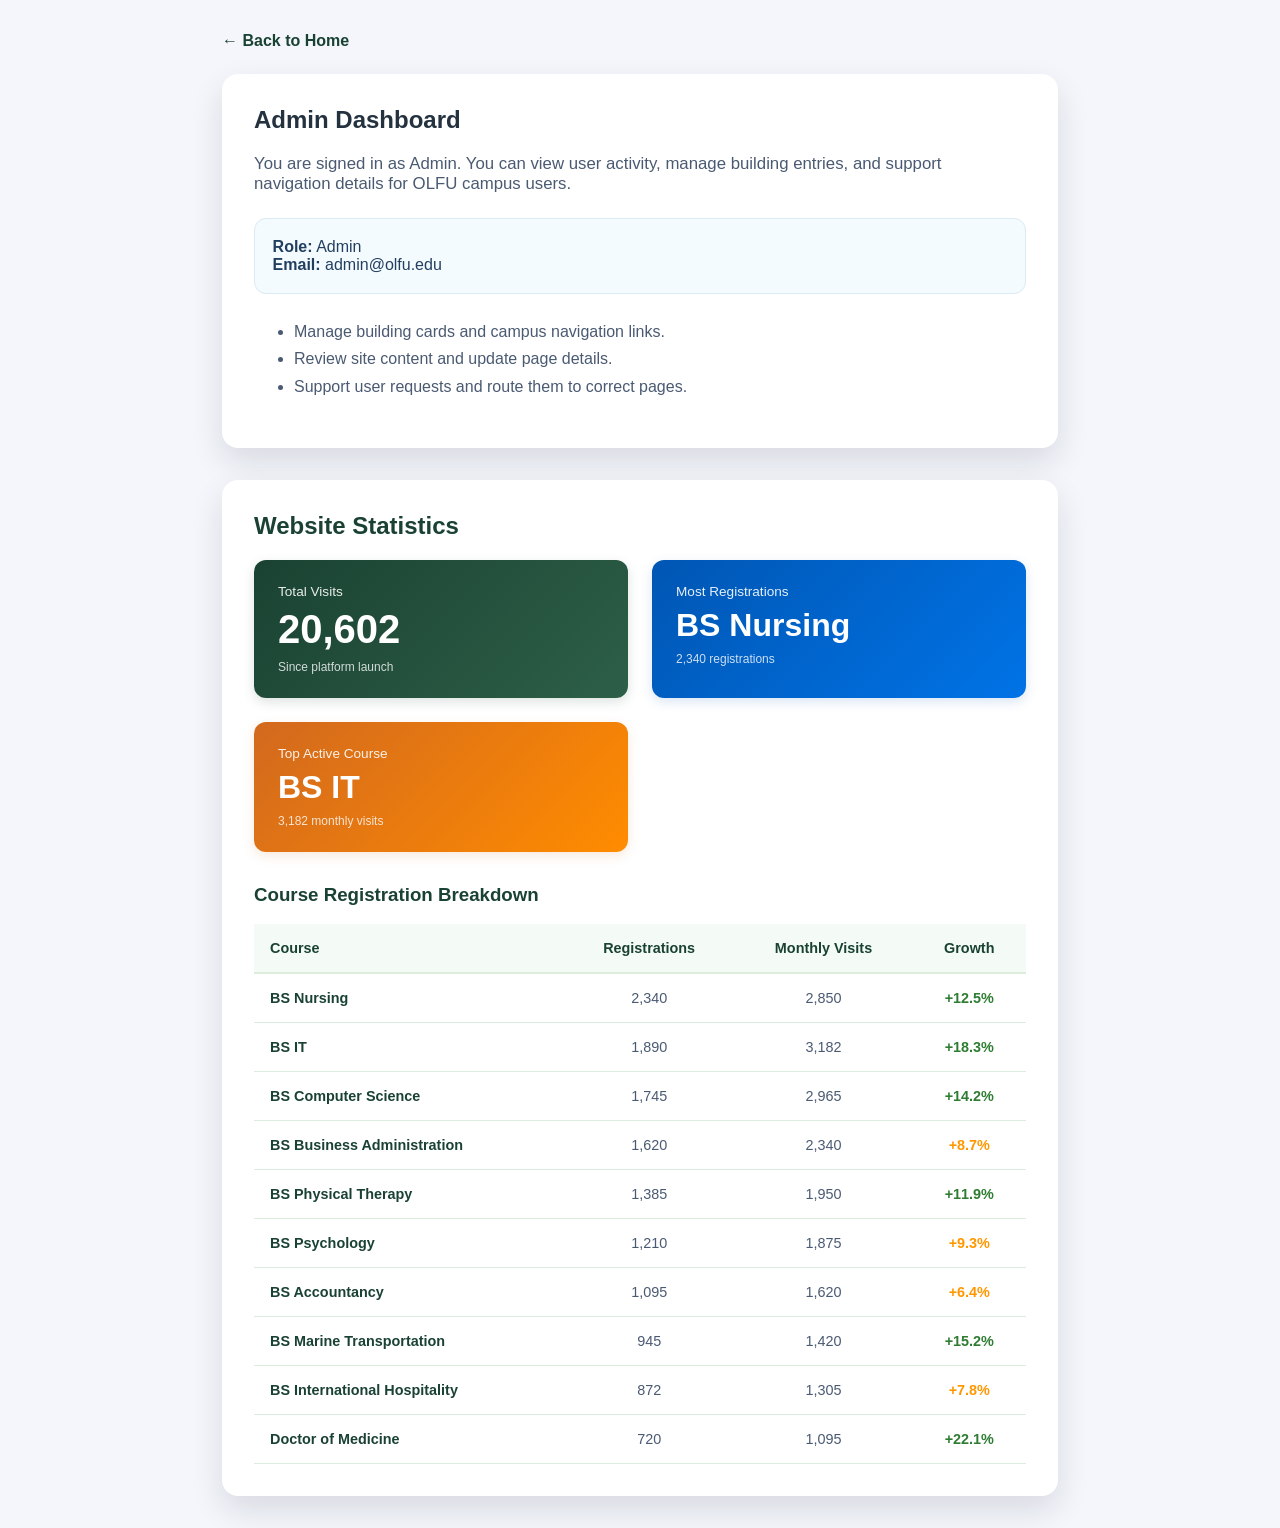
<file: dashboard-admin.html>
<!DOCTYPE html>
<html lang="en">
<head>
    <meta charset="UTF-8">
    <meta name="viewport" content="width=device-width, initial-scale=1.0">
    <title>Admin Dashboard</title>
    <link rel="stylesheet" href="indexstyle.css">
</head>
<body>
    <main style="padding: 2rem; max-width: 900px; margin: 0 auto;">
        <a href="index.html" style="display: inline-block; margin-bottom: 1.5rem; color: #1a4232; text-decoration: none; font-weight: 700;">← Back to Home</a>
        <section style="background: #fff; border-radius: 16px; box-shadow: 0 14px 32px rgba(15, 25, 42, 0.12); padding: 2rem;">
            <h1 style="margin-top: 0;">Admin Dashboard</h1>
            <p style="font-size: 1.05rem; color: #4a5a72; max-width: 700px;">You are signed in as Admin. You can view user activity, manage building entries, and support navigation details for OLFU campus users.</p>
            <div style="margin: 1.5rem 0; padding: 1.2rem 1.1rem; background: #f4fbff; border-radius: 12px; border: 1px solid #dbeaf5; color: #233f5f;">
                <strong>Role:</strong> Admin
                <br><strong>Email:</strong> admin@olfu.edu
            </div>
            <ul style="color: #4a5a72; line-height: 1.7;">
                <li>Manage building cards and campus navigation links.</li>
                <li>Review site content and update page details.</li>
                <li>Support user requests and route them to correct pages.</li>
            </ul>
        </section>

        <!-- Statistics Section -->
        <section style="margin-top: 2rem; background: #fff; border-radius: 16px; box-shadow: 0 14px 32px rgba(15, 25, 42, 0.12); padding: 2rem;">
            <h2 style="margin-top: 0; color: #1a4232;">Website Statistics</h2>
            
            <div style="display: grid; grid-template-columns: repeat(auto-fit, minmax(250px, 1fr)); gap: 1.5rem; margin-bottom: 2rem;">
                <!-- Total Visits Card -->
                <div style="background: linear-gradient(135deg, #1a4232 0%, #2d5f47 100%); color: white; padding: 1.5rem; border-radius: 12px; box-shadow: 0 4px 12px rgba(26, 66, 50, 0.15);">
                    <div style="font-size: 0.85rem; opacity: 0.9; margin-bottom: 0.5rem;">Total Visits</div>
                    <div style="font-size: 2.5rem; font-weight: 700; margin-bottom: 0.5rem;" id="totalVisits">24,582</div>
                    <div style="font-size: 0.75rem; opacity: 0.8;">Since platform launch</div>
                </div>

                <!-- Most Registered Course Card -->
                <div style="background: linear-gradient(135deg, #0056b3 0%, #0073e6 100%); color: white; padding: 1.5rem; border-radius: 12px; box-shadow: 0 4px 12px rgba(0, 86, 179, 0.15);">
                    <div style="font-size: 0.85rem; opacity: 0.9; margin-bottom: 0.5rem;">Most Registrations</div>
                    <div style="font-size: 2rem; font-weight: 700; margin-bottom: 0.5rem;" id="topCourseReg">BS Nursing</div>
                    <div style="font-size: 0.75rem; opacity: 0.8;" id="topCourseRegCount">2,340 registrations</div>
                </div>

                <!-- Top Course Users Card -->
                <div style="background: linear-gradient(135deg, #d2691e 0%, #ff8c00 100%); color: white; padding: 1.5rem; border-radius: 12px; box-shadow: 0 4px 12px rgba(210, 105, 30, 0.15);">
                    <div style="font-size: 0.85rem; opacity: 0.9; margin-bottom: 0.5rem;">Top Active Course</div>
                    <div style="font-size: 2rem; font-weight: 700; margin-bottom: 0.5rem;" id="topActiveCoarse">BS IT</div>
                    <div style="font-size: 0.75rem; opacity: 0.8;" id="topActiveCourseCount">3,182 monthly visits</div>
                </div>
            </div>

            <!-- Detailed Statistics Table -->
            <h3 style="color: #1a4232; margin-top: 2rem;">Course Registration Breakdown</h3>
            <div style="overflow-x: auto;">
                <table style="width: 100%; border-collapse: collapse; font-size: 0.9rem;">
                    <thead>
                        <tr style="background: #f4fbf7; border-bottom: 2px solid #dceddd;">
                            <th style="padding: 1rem; text-align: left; color: #1a4232; font-weight: 700;">Course</th>
                            <th style="padding: 1rem; text-align: center; color: #1a4232; font-weight: 700;">Registrations</th>
                            <th style="padding: 1rem; text-align: center; color: #1a4232; font-weight: 700;">Monthly Visits</th>
                            <th style="padding: 1rem; text-align: center; color: #1a4232; font-weight: 700;">Growth</th>
                        </tr>
                    </thead>
                    <tbody id="statsTableBody">
                        <!-- Populated by JavaScript -->
                    </tbody>
                </table>
            </div>
        </section>
    </main>

    <script>
        // Sample statistics data
        const courseStats = [
            { course: 'BS Nursing', registrations: 2340, monthlyVisits: 2850, growth: '+12.5%' },
            { course: 'BS IT', registrations: 1890, monthlyVisits: 3182, growth: '+18.3%' },
            { course: 'BS Computer Science', registrations: 1745, monthlyVisits: 2965, growth: '+14.2%' },
            { course: 'BS Business Administration', registrations: 1620, monthlyVisits: 2340, growth: '+8.7%' },
            { course: 'BS Physical Therapy', registrations: 1385, monthlyVisits: 1950, growth: '+11.9%' },
            { course: 'BS Psychology', registrations: 1210, monthlyVisits: 1875, growth: '+9.3%' },
            { course: 'BS Accountancy', registrations: 1095, monthlyVisits: 1620, growth: '+6.4%' },
            { course: 'BS Marine Transportation', registrations: 945, monthlyVisits: 1420, growth: '+15.2%' },
            { course: 'BS International Hospitality', registrations: 872, monthlyVisits: 1305, growth: '+7.8%' },
            { course: 'Doctor of Medicine', registrations: 720, monthlyVisits: 1095, growth: '+22.1%' }
        ];

        function renderStatistics() {
            const tableBody = document.getElementById('statsTableBody');
            
            // Calculate totals
            const totalRegistrations = courseStats.reduce((sum, stat) => sum + stat.registrations, 0);
            const totalVisits = courseStats.reduce((sum, stat) => sum + stat.monthlyVisits, 0);
            
            // Find top by registrations and visits
            const topByReg = courseStats.reduce((max, stat) => stat.registrations > max.registrations ? stat : max);
            const topByVisits = courseStats.reduce((max, stat) => stat.monthlyVisits > max.monthlyVisits ? stat : max);
            
            // Update summary cards
            document.getElementById('totalVisits').textContent = totalVisits.toLocaleString();
            document.getElementById('topCourseReg').textContent = topByReg.course;
            document.getElementById('topCourseRegCount').textContent = topByReg.registrations.toLocaleString() + ' registrations';
            document.getElementById('topActiveCoarse').textContent = topByVisits.course;
            document.getElementById('topActiveCourseCount').textContent = topByVisits.monthlyVisits.toLocaleString() + ' monthly visits';
            
            // Populate table
            tableBody.innerHTML = '';
            courseStats.forEach(stat => {
                const row = document.createElement('tr');
                row.style.borderBottom = '1px solid #dceddd';
                row.style.transition = 'background-color 0.2s';
                row.onmouseover = () => row.style.backgroundColor = '#f9fdfb';
                row.onmouseout = () => row.style.backgroundColor = '';
                
                const growthColor = parseFloat(stat.growth) > 10 ? '#2e7d32' : '#ff9800';
                
                row.innerHTML = `
                    <td style="padding: 1rem; color: #1a4232; font-weight: 600;">${stat.course}</td>
                    <td style="padding: 1rem; text-align: center; color: #4a5a72;">${stat.registrations.toLocaleString()}</td>
                    <td style="padding: 1rem; text-align: center; color: #4a5a72;">${stat.monthlyVisits.toLocaleString()}</td>
                    <td style="padding: 1rem; text-align: center; color: ${growthColor}; font-weight: 600;">${stat.growth}</td>
                `;
                tableBody.appendChild(row);
            });
        }

        // Initial render
        renderStatistics();
    </script>

    </body>
</html>
</file>
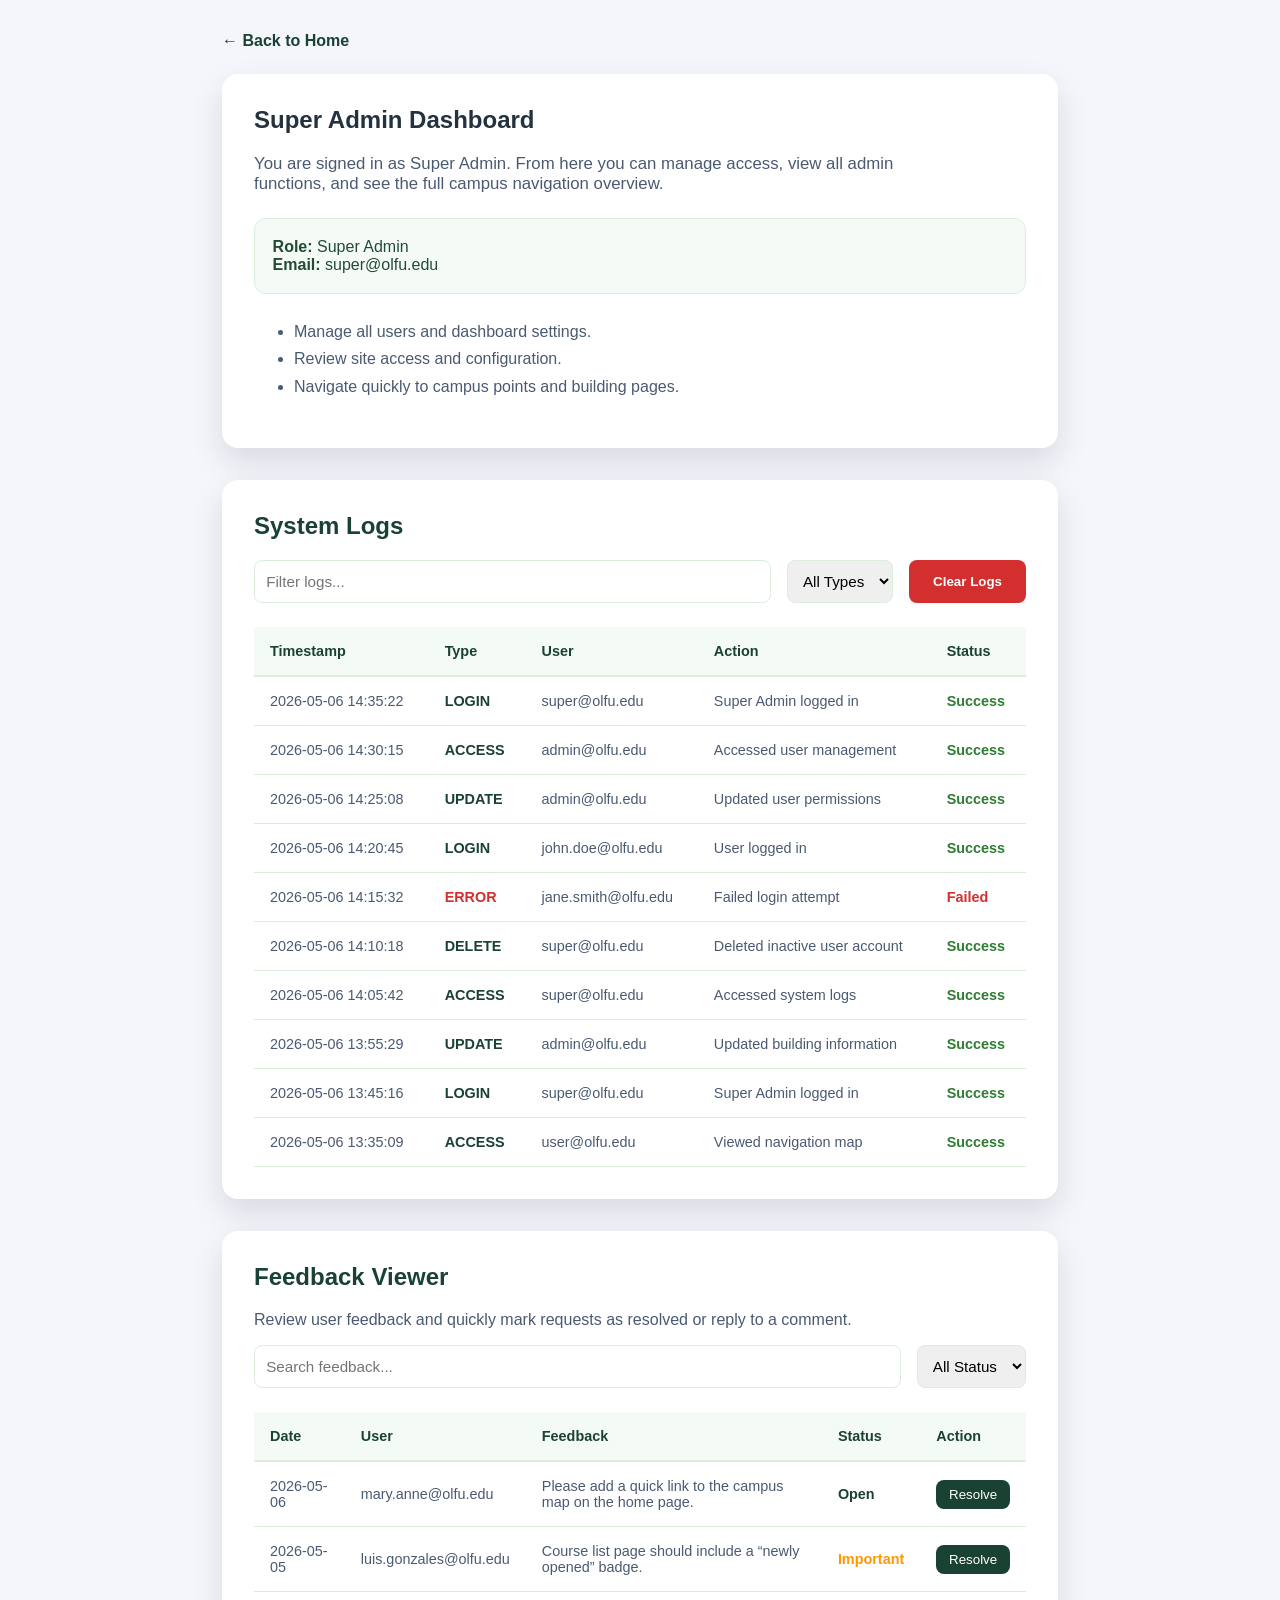
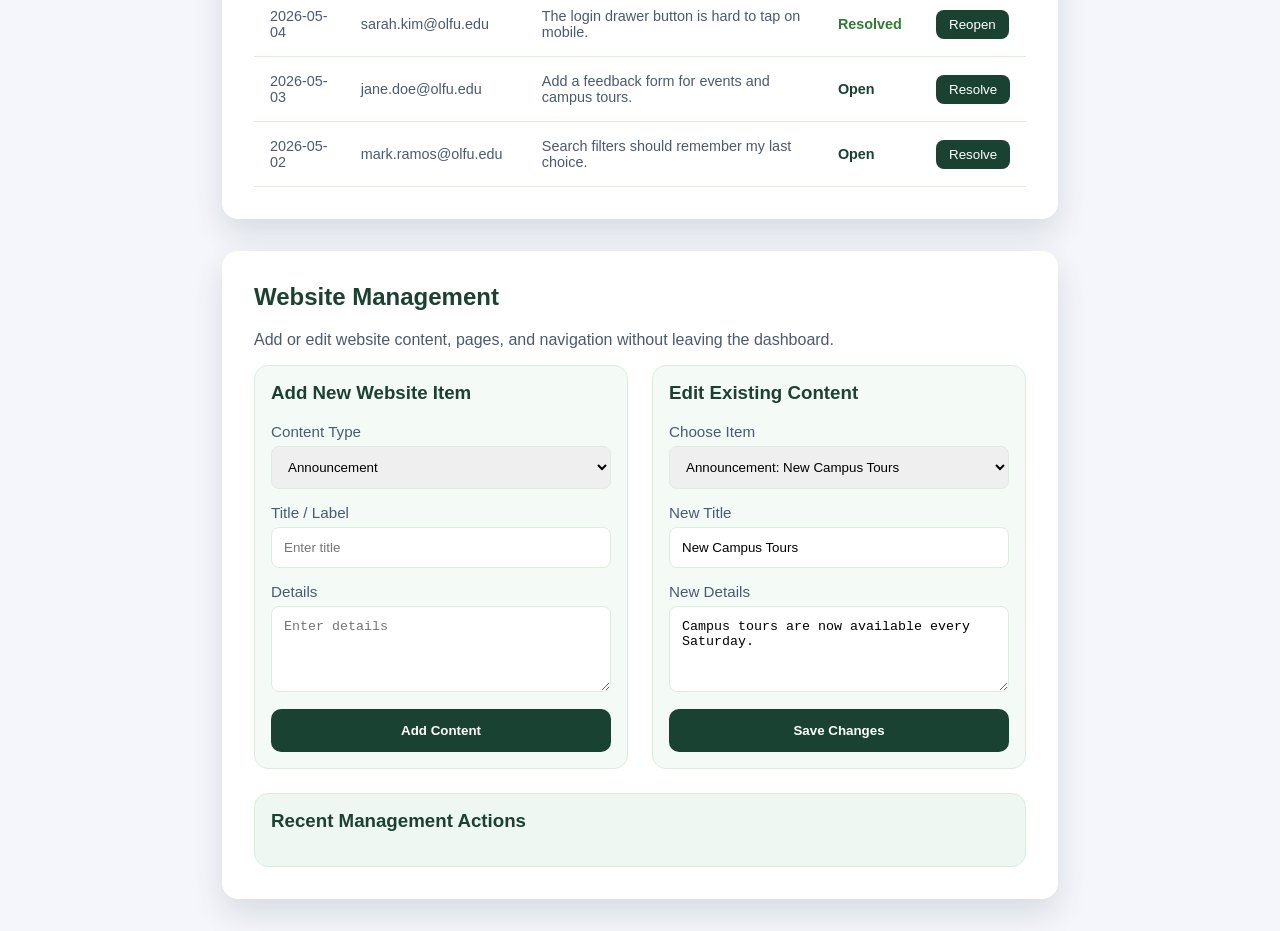
<file: dashboard-super-admin.html>
<!DOCTYPE html>
<html lang="en">
<head>
    <meta charset="UTF-8">
    <meta name="viewport" content="width=device-width, initial-scale=1.0">
    <title>Super Admin Dashboard</title>
    <link rel="stylesheet" href="indexstyle.css">
</head>
<body>
    <main style="padding: 2rem; max-width: 900px; margin: 0 auto;">
        <a href="index.html" style="display: inline-block; margin-bottom: 1.5rem; color: #1a4232; text-decoration: none; font-weight: 700;">← Back to Home</a>
        <section style="background: #fff; border-radius: 16px; box-shadow: 0 14px 32px rgba(15, 25, 42, 0.12); padding: 2rem;">
            <h1 style="margin-top: 0;">Super Admin Dashboard</h1>
            <p style="font-size: 1.05rem; color: #4a5a72; max-width: 700px;">You are signed in as Super Admin. From here you can manage access, view all admin functions, and see the full campus navigation overview.</p>
            <div style="margin: 1.5rem 0; padding: 1.2rem 1.1rem; background: #f4fbf7; border-radius: 12px; border: 1px solid #dceddd; color: #234b34;">
                <strong>Role:</strong> Super Admin
                <br><strong>Email:</strong> super@olfu.edu
            </div>
            <ul style="color: #4a5a72; line-height: 1.7;">
                <li>Manage all users and dashboard settings.</li>
                <li>Review site access and configuration.</li>
                <li>Navigate quickly to campus points and building pages.</li>
            </ul>
        </section>

        <!-- System Logs Section -->
        <section style="margin-top: 2rem; background: #fff; border-radius: 16px; box-shadow: 0 14px 32px rgba(15, 25, 42, 0.12); padding: 2rem;">
            <h2 style="margin-top: 0; color: #1a4232;">System Logs</h2>
            
            <div style="margin-bottom: 1.5rem; display: flex; gap: 1rem; flex-wrap: wrap;">
                <input type="text" id="logFilter" placeholder="Filter logs..." style="flex: 1; min-width: 200px; padding: 0.7rem; border: 1px solid #dceddd; border-radius: 8px; font-size: 0.95rem;">
                <select id="logTypeFilter" style="padding: 0.7rem; border: 1px solid #dceddd; border-radius: 8px; font-size: 0.95rem;">
                    <option value="">All Types</option>
                    <option value="LOGIN">Login</option>
                    <option value="ACCESS">Access</option>
                    <option value="ERROR">Error</option>
                    <option value="UPDATE">Update</option>
                    <option value="DELETE">Delete</option>
                </select>
                <button onclick="clearLogs()" style="padding: 0.7rem 1.5rem; background: #d32f2f; color: white; border: none; border-radius: 8px; cursor: pointer; font-weight: 600;">Clear Logs</button>
            </div>

            <div style="overflow-x: auto;">
                <table style="width: 100%; border-collapse: collapse; font-size: 0.9rem;">
                    <thead>
                        <tr style="background: #f4fbf7; border-bottom: 2px solid #dceddd;">
                            <th style="padding: 1rem; text-align: left; color: #1a4232; font-weight: 700;">Timestamp</th>
                            <th style="padding: 1rem; text-align: left; color: #1a4232; font-weight: 700;">Type</th>
                            <th style="padding: 1rem; text-align: left; color: #1a4232; font-weight: 700;">User</th>
                            <th style="padding: 1rem; text-align: left; color: #1a4232; font-weight: 700;">Action</th>
                            <th style="padding: 1rem; text-align: left; color: #1a4232; font-weight: 700;">Status</th>
                        </tr>
                    </thead>
                    <tbody id="logsTableBody">
                        <!-- Logs will be populated here -->
                    </tbody>
                </table>
            </div>

            <div id="noLogsMessage" style="text-align: center; padding: 2rem; color: #4a5a72;">
                No logs available.
            </div>
        </section>

        <!-- Feedback Viewer Section -->
        <section style="margin-top: 2rem; background: #fff; border-radius: 16px; box-shadow: 0 14px 32px rgba(15, 25, 42, 0.12); padding: 2rem;">
            <h2 style="margin-top: 0; color: #1a4232;">Feedback Viewer</h2>
            <p style="color: #4a5a72;">Review user feedback and quickly mark requests as resolved or reply to a comment.</p>
            <div style="margin-bottom: 1.5rem; display: flex; gap: 1rem; flex-wrap: wrap;">
                <input type="text" id="feedbackFilter" placeholder="Search feedback..." style="flex: 1; min-width: 200px; padding: 0.7rem; border: 1px solid #dceddd; border-radius: 8px; font-size: 0.95rem;">
                <select id="feedbackStatusFilter" style="padding: 0.7rem; border: 1px solid #dceddd; border-radius: 8px; font-size: 0.95rem;">
                    <option value="">All Status</option>
                    <option value="Open">Open</option>
                    <option value="Resolved">Resolved</option>
                    <option value="Important">Important</option>
                </select>
            </div>
            <div style="overflow-x: auto;">
                <table style="width: 100%; border-collapse: collapse; font-size: 0.9rem;">
                    <thead>
                        <tr style="background: #f4fbf7; border-bottom: 2px solid #dceddd;">
                            <th style="padding: 1rem; text-align: left; color: #1a4232; font-weight: 700;">Date</th>
                            <th style="padding: 1rem; text-align: left; color: #1a4232; font-weight: 700;">User</th>
                            <th style="padding: 1rem; text-align: left; color: #1a4232; font-weight: 700;">Feedback</th>
                            <th style="padding: 1rem; text-align: left; color: #1a4232; font-weight: 700;">Status</th>
                            <th style="padding: 1rem; text-align: left; color: #1a4232; font-weight: 700;">Action</th>
                        </tr>
                    </thead>
                    <tbody id="feedbackTableBody"></tbody>
                </table>
            </div>
        </section>

        <!-- Website Management Section -->
        <section style="margin-top: 2rem; background: #fff; border-radius: 16px; box-shadow: 0 14px 32px rgba(15, 25, 42, 0.12); padding: 2rem;">
            <h2 style="margin-top: 0; color: #1a4232;">Website Management</h2>
            <p style="color: #4a5a72;">Add or edit website content, pages, and navigation without leaving the dashboard.</p>

            <div style="display: grid; gap: 1.5rem; grid-template-columns: repeat(auto-fit, minmax(240px, 1fr)); margin-bottom: 1.5rem;">
                <div style="padding: 1rem; background: #f4fbf7; border-radius: 14px; border: 1px solid #dceddd;">
                    <h3 style="margin-top: 0; color: #1a4232;">Add New Website Item</h3>
                    <label style="display: block; margin-bottom: 0.9rem; color: #4a5a72; font-size: 0.95rem;">
                        Content Type
                        <select id="contentType" style="width: 100%; margin-top: 0.4rem; padding: 0.75rem; border: 1px solid #dceddd; border-radius: 8px;">
                            <option value="Announcement">Announcement</option>
                            <option value="Course">Course</option>
                            <option value="Building">Building</option>
                            <option value="Page">Page</option>
                            <option value="Navigation">Navigation Link</option>
                        </select>
                    </label>
                    <label style="display: block; margin-bottom: 0.9rem; color: #4a5a72; font-size: 0.95rem;">
                        Title / Label
                        <input id="contentTitle" type="text" placeholder="Enter title" style="width: 100%; margin-top: 0.4rem; padding: 0.75rem; border: 1px solid #dceddd; border-radius: 8px;">
                    </label>
                    <label style="display: block; margin-bottom: 0.9rem; color: #4a5a72; font-size: 0.95rem;">
                        Details
                        <textarea id="contentDetails" rows="4" placeholder="Enter details" style="width: 100%; margin-top: 0.4rem; padding: 0.75rem; border: 1px solid #dceddd; border-radius: 8px;"></textarea>
                    </label>
                    <button onclick="addWebsiteContent()" style="width: 100%; padding: 0.85rem; background: #1a4232; color: white; border: none; border-radius: 10px; font-weight: 700; cursor: pointer;">Add Content</button>
                </div>

                <div style="padding: 1rem; background: #f4fbf7; border-radius: 14px; border: 1px solid #dceddd;">
                    <h3 style="margin-top: 0; color: #1a4232;">Edit Existing Content</h3>
                    <label style="display: block; margin-bottom: 0.9rem; color: #4a5a72; font-size: 0.95rem;">
                        Choose Item
                        <select id="editContentSelect" style="width: 100%; margin-top: 0.4rem; padding: 0.75rem; border: 1px solid #dceddd; border-radius: 8px;"></select>
                    </label>
                    <label style="display: block; margin-bottom: 0.9rem; color: #4a5a72; font-size: 0.95rem;">
                        New Title
                        <input id="editContentTitle" type="text" placeholder="Update title" style="width: 100%; margin-top: 0.4rem; padding: 0.75rem; border: 1px solid #dceddd; border-radius: 8px;">
                    </label>
                    <label style="display: block; margin-bottom: 0.9rem; color: #4a5a72; font-size: 0.95rem;">
                        New Details
                        <textarea id="editContentDetails" rows="4" placeholder="Update details" style="width: 100%; margin-top: 0.4rem; padding: 0.75rem; border: 1px solid #dceddd; border-radius: 8px;"></textarea>
                    </label>
                    <button onclick="editWebsiteContent()" style="width: 100%; padding: 0.85rem; background: #1a4232; color: white; border: none; border-radius: 10px; font-weight: 700; cursor: pointer;">Save Changes</button>
                </div>
            </div>

            <div style="background: #eef7f2; border-radius: 14px; border: 1px solid #dceddd; padding: 1rem;">
                <h3 style="margin-top: 0; color: #1a4232;">Recent Management Actions</h3>
                <ul id="managementActionList" style="margin: 0; padding-left: 1.25rem; color: #4a5a72;"></ul>
            </div>
        </section>
    </main>

    <script>
        // Sample system logs data
        const systemLogs = [
            { timestamp: '2026-05-06 14:35:22', type: 'LOGIN', user: 'super@olfu.edu', action: 'Super Admin logged in', status: 'Success' },
            { timestamp: '2026-05-06 14:30:15', type: 'ACCESS', user: 'admin@olfu.edu', action: 'Accessed user management', status: 'Success' },
            { timestamp: '2026-05-06 14:25:08', type: 'UPDATE', user: 'admin@olfu.edu', action: 'Updated user permissions', status: 'Success' },
            { timestamp: '2026-05-06 14:20:45', type: 'LOGIN', user: 'john.doe@olfu.edu', action: 'User logged in', status: 'Success' },
            { timestamp: '2026-05-06 14:15:32', type: 'ERROR', user: 'jane.smith@olfu.edu', action: 'Failed login attempt', status: 'Failed' },
            { timestamp: '2026-05-06 14:10:18', type: 'DELETE', user: 'super@olfu.edu', action: 'Deleted inactive user account', status: 'Success' },
            { timestamp: '2026-05-06 14:05:42', type: 'ACCESS', user: 'super@olfu.edu', action: 'Accessed system logs', status: 'Success' },
            { timestamp: '2026-05-06 13:55:29', type: 'UPDATE', user: 'admin@olfu.edu', action: 'Updated building information', status: 'Success' },
            { timestamp: '2026-05-06 13:45:16', type: 'LOGIN', user: 'super@olfu.edu', action: 'Super Admin logged in', status: 'Success' },
            { timestamp: '2026-05-06 13:35:09', type: 'ACCESS', user: 'user@olfu.edu', action: 'Viewed navigation map', status: 'Success' }
        ];

        function renderLogs() {
            const tableBody = document.getElementById('logsTableBody');
            const noLogsMessage = document.getElementById('noLogsMessage');
            const filterText = document.getElementById('logFilter').value.toLowerCase();
            const filterType = document.getElementById('logTypeFilter').value;

            const filteredLogs = systemLogs.filter(log => {
                const matchesText = log.action.toLowerCase().includes(filterText) || 
                                   log.user.toLowerCase().includes(filterText);
                const matchesType = filterType === '' || log.type === filterType;
                return matchesText && matchesType;
            });

            tableBody.innerHTML = '';

            if (filteredLogs.length === 0) {
                noLogsMessage.style.display = 'block';
            } else {
                noLogsMessage.style.display = 'none';
                filteredLogs.forEach(log => {
                    const row = document.createElement('tr');
                    row.style.borderBottom = '1px solid #dceddd';
                    row.style.transition = 'background-color 0.2s';
                    row.onmouseover = () => row.style.backgroundColor = '#f9fdfb';
                    row.onmouseout = () => row.style.backgroundColor = '';

                    const statusColor = log.status === 'Success' ? '#2e7d32' : '#d32f2f';
                    const typeColor = log.type === 'ERROR' ? '#d32f2f' : '#1a4232';

                    row.innerHTML = `
                        <td style="padding: 1rem; color: #4a5a72;">${log.timestamp}</td>
                        <td style="padding: 1rem; color: ${typeColor}; font-weight: 600;">${log.type}</td>
                        <td style="padding: 1rem; color: #4a5a72;">${log.user}</td>
                        <td style="padding: 1rem; color: #4a5a72;">${log.action}</td>
                        <td style="padding: 1rem; color: ${statusColor}; font-weight: 600;">${log.status}</td>
                    `;
                    tableBody.appendChild(row);
                });
            }
        }

        document.getElementById('logFilter').addEventListener('input', renderLogs);
        document.getElementById('logTypeFilter').addEventListener('change', renderLogs);

        function clearLogs() {
            if (confirm('Are you sure you want to clear all logs? This action cannot be undone.')) {
                systemLogs.length = 0;
                renderLogs();
                alert('All logs have been cleared.');
            }
        }

        const feedbackData = [
            { date: '2026-05-06', user: 'mary.anne@olfu.edu', feedback: 'Please add a quick link to the campus map on the home page.', status: 'Open' },
            { date: '2026-05-05', user: 'luis.gonzales@olfu.edu', feedback: 'Course list page should include a “newly opened” badge.', status: 'Important' },
            { date: '2026-05-04', user: 'sarah.kim@olfu.edu', feedback: 'The login drawer button is hard to tap on mobile.', status: 'Resolved' },
            { date: '2026-05-03', user: 'jane.doe@olfu.edu', feedback: 'Add a feedback form for events and campus tours.', status: 'Open' },
            { date: '2026-05-02', user: 'mark.ramos@olfu.edu', feedback: 'Search filters should remember my last choice.', status: 'Open' }
        ];

        const websiteContent = [
            { id: 1, type: 'Announcement', title: 'New Campus Tours', details: 'Campus tours are now available every Saturday.' },
            { id: 2, type: 'Course', title: 'BS Data Science', details: 'New course added for the upcoming academic year.' },
            { id: 3, type: 'Building', title: 'Sunrise Hall', details: 'Added new building page location to the campus map.' }
        ];

        function renderFeedback() {
            const tableBody = document.getElementById('feedbackTableBody');
            const filterText = document.getElementById('feedbackFilter').value.toLowerCase();
            const filterStatus = document.getElementById('feedbackStatusFilter').value;

            const filteredFeedback = feedbackData.filter(item => {
                const matchesText = item.feedback.toLowerCase().includes(filterText) || item.user.toLowerCase().includes(filterText);
                const matchesStatus = filterStatus === '' || item.status === filterStatus;
                return matchesText && matchesStatus;
            });

            tableBody.innerHTML = '';
            filteredFeedback.forEach((item, index) => {
                const row = document.createElement('tr');
                row.style.borderBottom = '1px solid #dceddd';
                row.style.transition = 'background-color 0.2s';
                row.onmouseover = () => row.style.backgroundColor = '#f9fdfb';
                row.onmouseout = () => row.style.backgroundColor = '';

                const statusColor = item.status === 'Resolved' ? '#2e7d32' : item.status === 'Important' ? '#ff9800' : '#1a4232';

                row.innerHTML = `
                    <td style="padding: 1rem; color: #4a5a72;">${item.date}</td>
                    <td style="padding: 1rem; color: #4a5a72;">${item.user}</td>
                    <td style="padding: 1rem; color: #4a5a72;">${item.feedback}</td>
                    <td style="padding: 1rem; color: ${statusColor}; font-weight: 700;">${item.status}</td>
                    <td style="padding: 1rem;">
                        <button onclick="toggleFeedbackStatus(${index})" style="padding: 0.45rem 0.8rem; background: #1a4232; color: #fff; border: none; border-radius: 8px; cursor: pointer;">${item.status === 'Resolved' ? 'Reopen' : 'Resolve'}</button>
                    </td>
                `;
                tableBody.appendChild(row);
            });
        }

        function toggleFeedbackStatus(index) {
            const item = feedbackData[index];
            if (!item) return;
            item.status = item.status === 'Resolved' ? 'Open' : 'Resolved';
            renderFeedback();
            logSystemAction('UPDATE', 'super@olfu.edu', `Feedback status changed for ${item.user}`);
        }

        function populateEditSelect() {
            const select = document.getElementById('editContentSelect');
            select.innerHTML = websiteContent.map(content => `<option value="${content.id}">${content.type}: ${content.title}</option>`).join('');
            if (websiteContent.length > 0) {
                const firstId = websiteContent[0].id;
                showEditContent(firstId);
            }
        }

        function showEditContent(itemId) {
            const item = websiteContent.find(content => content.id === Number(itemId));
            if (!item) return;
            document.getElementById('editContentTitle').value = item.title;
            document.getElementById('editContentDetails').value = item.details;
        }

        document.getElementById('editContentSelect').addEventListener('change', (e) => showEditContent(e.target.value));

        function logSystemAction(type, user, action) {
            systemLogs.unshift({
                timestamp: new Date().toISOString().slice(0, 19).replace('T', ' '),
                type,
                user,
                action,
                status: 'Success'
            });
            renderLogs();
        }

        function addWebsiteContent() {
            const type = document.getElementById('contentType').value;
            const title = document.getElementById('contentTitle').value.trim();
            const details = document.getElementById('contentDetails').value.trim();

            if (!title || !details) {
                alert('Please provide both title and details before adding content.');
                return;
            }

            websiteContent.push({ id: Date.now(), type, title, details });
            document.getElementById('contentTitle').value = '';
            document.getElementById('contentDetails').value = '';
            populateEditSelect();
            addManagementAction(`Added new ${type}: ${title}`);
            logSystemAction('UPDATE', 'super@olfu.edu', `Added website content: ${type} - ${title}`);
            alert('Content added successfully.');
        }

        function editWebsiteContent() {
            const selectedId = Number(document.getElementById('editContentSelect').value);
            const title = document.getElementById('editContentTitle').value.trim();
            const details = document.getElementById('editContentDetails').value.trim();
            const item = websiteContent.find(content => content.id === selectedId);

            if (!item || !title || !details) {
                alert('Please select an item and make sure title/details are not empty.');
                return;
            }

            item.title = title;
            item.details = details;
            populateEditSelect();
            document.getElementById('editContentSelect').value = selectedId;
            addManagementAction(`Updated ${item.type}: ${item.title}`);
            logSystemAction('UPDATE', 'super@olfu.edu', `Edited website content: ${item.type} - ${item.title}`);
            alert('Content updated successfully.');
        }

        function addManagementAction(message) {
            const list = document.getElementById('managementActionList');
            const listItem = document.createElement('li');
            listItem.style.marginBottom = '0.5rem';
            listItem.textContent = `${new Date().toLocaleString()}: ${message}`;
            list.prepend(listItem);
        }

        function initializeSuperAdmin() {
            renderFeedback();
            populateEditSelect();
            renderLogs();
        }

        document.getElementById('feedbackFilter').addEventListener('input', renderFeedback);
        document.getElementById('feedbackStatusFilter').addEventListener('change', renderFeedback);

        // Initial render
        initializeSuperAdmin();
    </script>
</body>
</html>
</file>
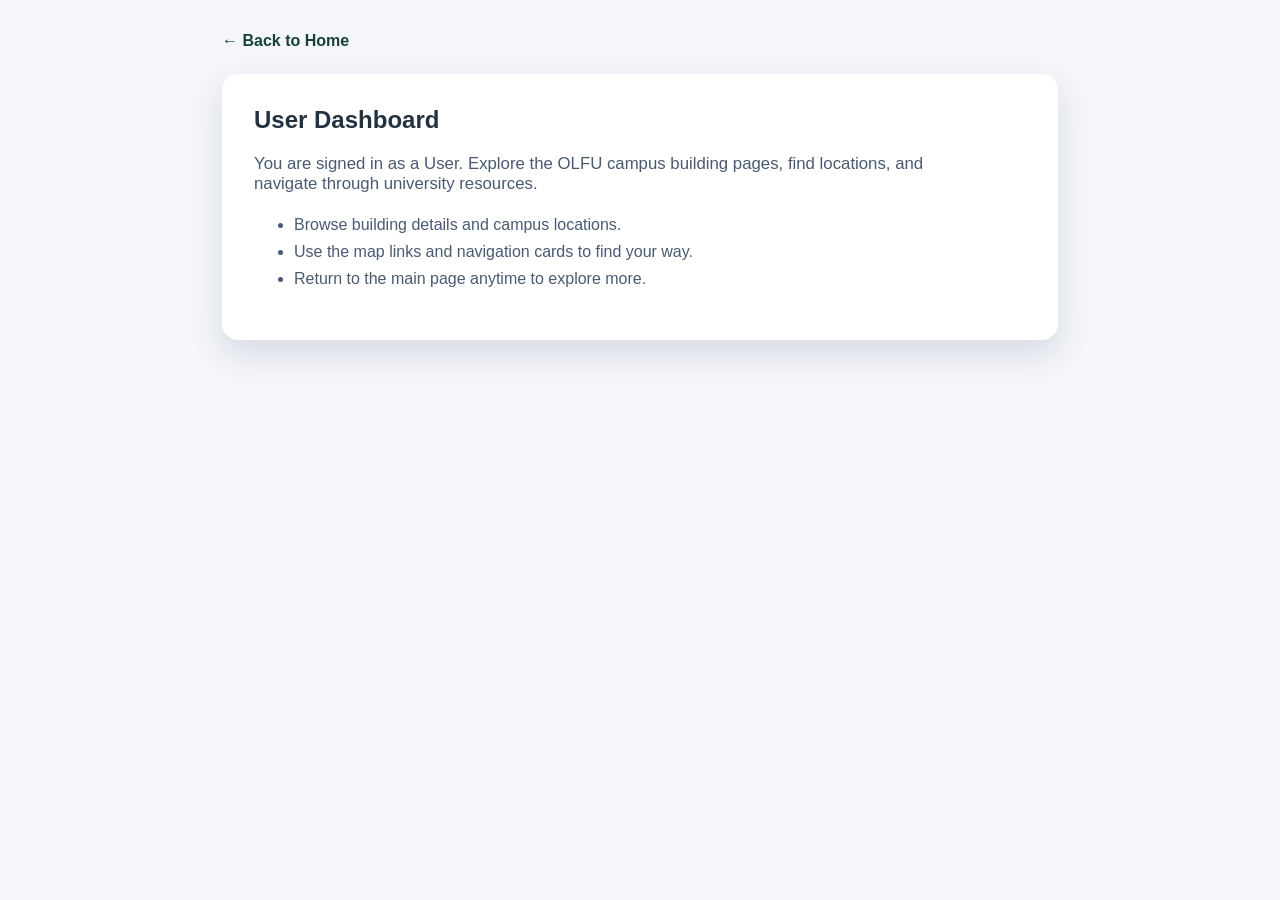
<file: dashboard-user.html>
<!DOCTYPE html>
<html lang="en">
<head>
    <meta charset="UTF-8">
    <meta name="viewport" content="width=device-width, initial-scale=1.0">
    <title>User Dashboard</title>
    <link rel="stylesheet" href="indexstyle.css">
</head>
<body>
    <main style="padding: 2rem; max-width: 900px; margin: 0 auto;">
        <a href="index.html" style="display: inline-block; margin-bottom: 1.5rem; color: #1a4232; text-decoration: none; font-weight: 700;">← Back to Home</a>
        <section style="background: #fff; border-radius: 16px; box-shadow: 0 14px 32px rgba(15, 25, 42, 0.12); padding: 2rem;">
            <h1 style="margin-top: 0;">User Dashboard</h1>
            <p style="font-size: 1.05rem; color: #4a5a72; max-width: 700px;">You are signed in as a User. Explore the OLFU campus building pages, find locations, and navigate through university resources.</p>
            <ul style="color: #4a5a72; line-height: 1.7;">
                <li>Browse building details and campus locations.</li>
                <li>Use the map links and navigation cards to find your way.</li>
                <li>Return to the main page anytime to explore more.</li>
            </ul>
        </section>
    </main>
</body>
</html>
</file>
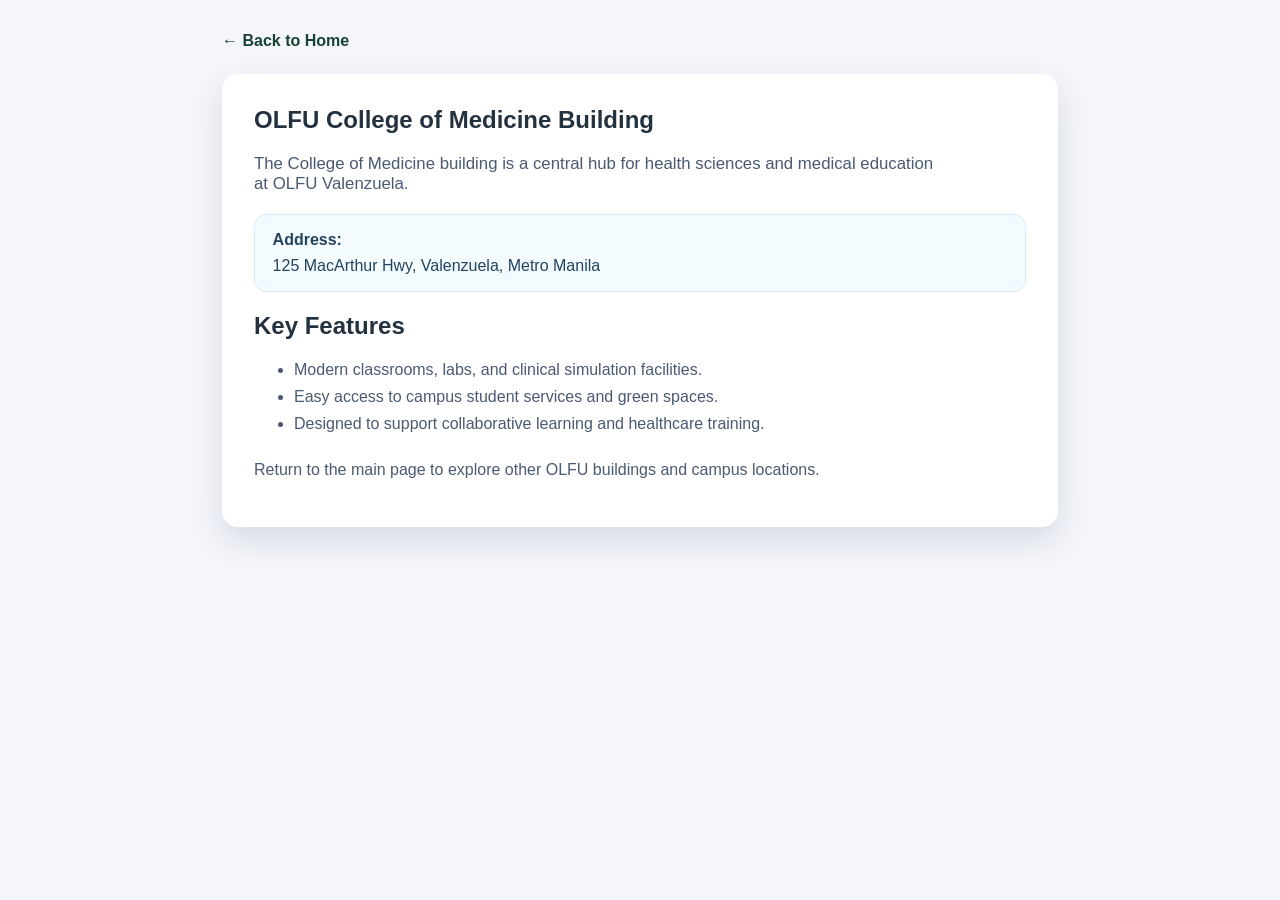
<file: medicine-building.html>
<!DOCTYPE html>
<html lang="en">
<head>
    <meta charset="UTF-8">
    <meta name="viewport" content="width=device-width, initial-scale=1.0">
    <title>OLFU College of Medicine BLDG.</title>
    <link rel="stylesheet" href="indexstyle.css">
</head>
<body>
    <main style="padding: 2rem; max-width: 900px; margin: 0 auto;">
        <a href="index.html" style="display: inline-block; margin-bottom: 1.5rem; color: #1a4232; text-decoration: none; font-weight: 700;">← Back to Home</a>
        <section style="background: #fff; border-radius: 16px; box-shadow: 0 14px 32px rgba(15, 25, 42, 0.12); padding: 2rem;">
            <h1 style="margin-top: 0;">OLFU College of Medicine Building</h1>
            <p style="font-size: 1.05rem; color: #4a5a72; max-width: 680px;">The College of Medicine building is a central hub for health sciences and medical education at OLFU Valenzuela.</p>
            <div style="margin: 1.25rem 0; padding: 1rem 1.1rem; background: #f4fbff; border-radius: 12px; border: 1px solid #dbeaf5; color: #23445f;">
                <strong>Address:</strong>
                <p style="margin: 0.5rem 0 0;">125 MacArthur Hwy, Valenzuela, Metro Manila</p>
            </div>
            <h2 style="margin-bottom: 0.5rem;">Key Features</h2>
            <ul style="color: #4a5a72; line-height: 1.7;">
                <li>Modern classrooms, labs, and clinical simulation facilities.</li>
                <li>Easy access to campus student services and green spaces.</li>
                <li>Designed to support collaborative learning and healthcare training.</li>
            </ul>
            <p style="margin-top: 1.5rem; color: #4a5a72;">Return to the main page to explore other OLFU buildings and campus locations.</p>
        </section>
    </main>
</body>
</html>
</file>
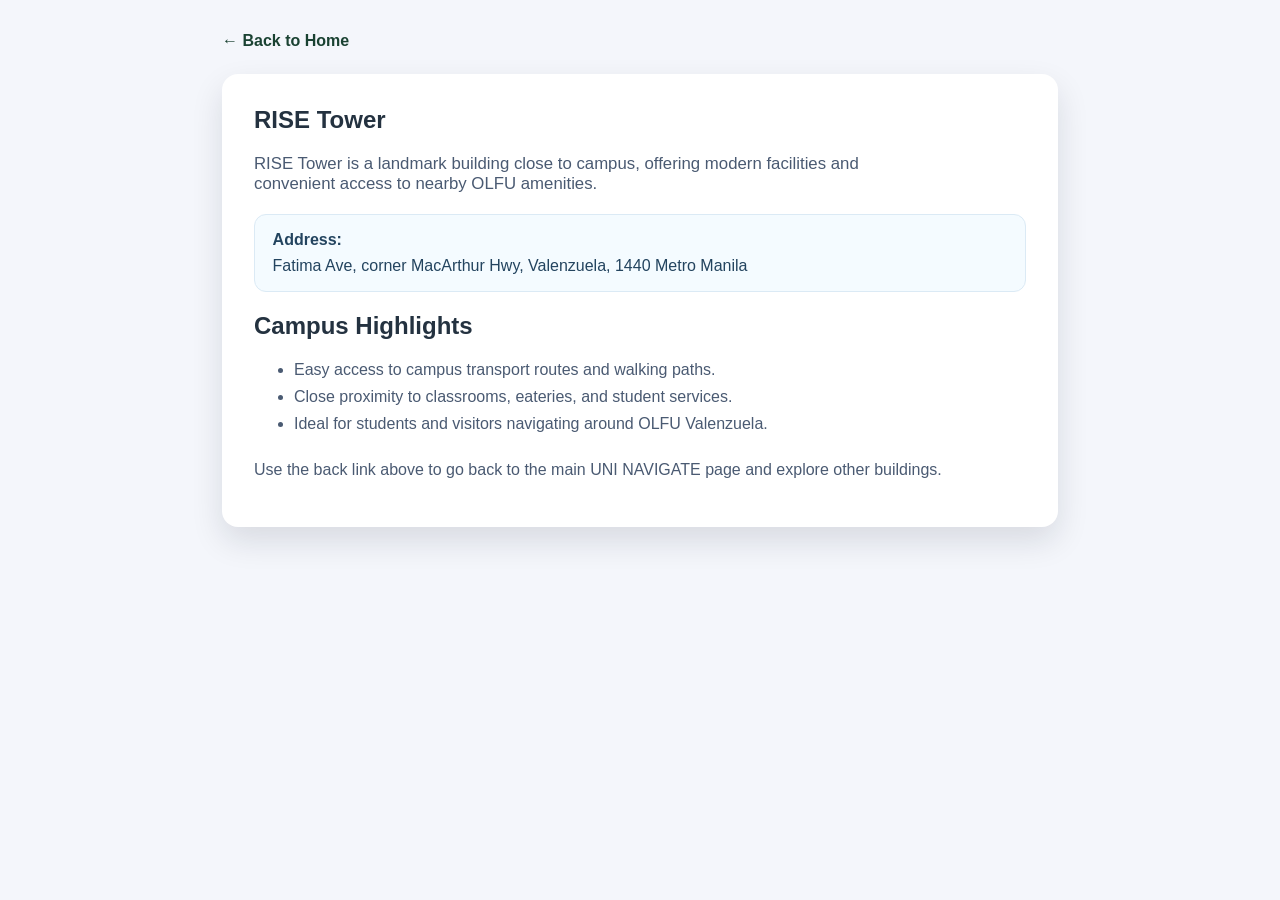
<file: rise-tower.html>
<!DOCTYPE html>
<html lang="en">
<head>
    <meta charset="UTF-8">
    <meta name="viewport" content="width=device-width, initial-scale=1.0">
    <title>RISE Tower</title>
    <link rel="stylesheet" href="indexstyle.css">
</head>
<body>
    <main style="padding: 2rem; max-width: 900px; margin: 0 auto;">
        <a href="index.html" style="display: inline-block; margin-bottom: 1.5rem; color: #1a4232; text-decoration: none; font-weight: 700;">← Back to Home</a>
        <section style="background: #fff; border-radius: 16px; box-shadow: 0 14px 32px rgba(15, 25, 42, 0.12); padding: 2rem;">
            <h1 style="margin-top: 0;">RISE Tower</h1>
            <p style="font-size: 1.05rem; color: #4a5a72; max-width: 680px;">RISE Tower is a landmark building close to campus, offering modern facilities and convenient access to nearby OLFU amenities.</p>
            <div style="margin: 1.25rem 0; padding: 1rem 1.1rem; background: #f4fbff; border-radius: 12px; border: 1px solid #dbeaf5; color: #23445f;">
                <strong>Address:</strong>
                <p style="margin: 0.5rem 0 0;">Fatima Ave, corner MacArthur Hwy, Valenzuela, 1440 Metro Manila</p>
            </div>
            <h2 style="margin-bottom: 0.5rem;">Campus Highlights</h2>
            <ul style="color: #4a5a72; line-height: 1.7;">
                <li>Easy access to campus transport routes and walking paths.</li>
                <li>Close proximity to classrooms, eateries, and student services.</li>
                <li>Ideal for students and visitors navigating around OLFU Valenzuela.</li>
            </ul>
            <p style="margin-top: 1.5rem; color: #4a5a72;">Use the back link above to go back to the main UNI NAVIGATE page and explore other buildings.</p>
        </section>
    </main>
</body>
</html>
</file>
<file: indexstyle.css>
* {
    box-sizing: border-box;
}

body {
    margin: 0;
    font-family: 'Segoe UI', Tahoma, Geneva, Verdana, sans-serif;
    background: #f4f6fb;
    color: #243240;
    overflow-x: hidden;
}

.dashboard {
    display: grid;
    grid-template-columns: auto 1fr;
    min-height: 100vh;
}

.sidebar {
    background: linear-gradient(180deg, #2f6f4f, #1a4232);
    color: #e9f0ff;
    padding: 1.5rem 0 1.5rem 0.15rem;
    display: flex;
    flex-direction: column;
    width: 55px;
    transition: width 0.25s ease, padding 0.25s ease;
    overflow: hidden;
    position: fixed;
    top: 0;
    left: 0;
    height: 100vh;
    z-index: 10;
}

.sidebar:hover {
    width: 260px;
    padding: 1.3rem 0.8rem;
}

.sidebar > * {
    opacity: 0;
    pointer-events: none;
    transition: opacity 0.25s ease;
}

.sidebar .menu {
    opacity: 1;
    pointer-events: auto;
}

.sidebar .brand {
    opacity: 1;
    pointer-events: auto;
}

.sidebar .menu-item {
    opacity: 1;
    pointer-events: auto;
}

.sidebar .menu-item .label {
    opacity: 0;
}

.sidebar:hover > * {
    opacity: 1;
    pointer-events: auto;
}

.sidebar:hover .menu-item .label {
    opacity: 1;
}

.brand {
    font-size: 1.5rem;
    font-weight: 700;
    letter-spacing: 1px;
    margin-bottom: 1rem;
    display: flex;
    align-items: center;
    gap: 0.75rem;
}

.brand-icon {
    position: relative;
    width: 50px;
    height: 50px;
    transform: none;
    transition: transform 0.25s ease;
    opacity: 1;
}

.brand-text {
    display: none;
    opacity: 0;
    transform: translateX(-10px);
    transition: opacity 0.25s ease, transform 0.25s ease;
    font-weight: 900;
    color: #fff;
}

.sidebar:hover .brand-text {
    display: inline;
    opacity: 1;
    transform: translateX(0);
}

.menu {
    display: flex;
    flex-direction: column;
    gap: 0.45rem;
}

.menu-item {
    border: none;
    background: none;
    color: #fff;
    padding: 1rem 0.5rem;
    cursor: pointer;
    border-radius: 0.45rem;
    font-size: 0.995rem;
    transition: background 0.2s ease, transform 0.2s ease, justify-content 0.2s ease;
    display: flex;
    align-items: center;
    justify-content: center;
    gap: 0.7rem;
    position: relative;
}

.menu-item .icon {
    display: inline-flex;
    width: 26px;
    align-items: center;
    justify-content: center;
    font-size: 1.1rem;
}

.menu-item .label {
    display: none;
}

.sidebar:hover .menu-item {
    justify-content: flex-start;
    padding-left: 0.8rem;
    background: rgba(255,255,255,0.1);
}

.sidebar:hover .menu-item .label {
    display: inline;
}

.sidebar:hover .menu-item.active {
    background: #fff;
    color: #1a4232;
}

.sidebar:hover ~ .main-content {
    margin-left: 260px;
}

.menu-item:hover {
    background: rgba(255,255,255,0.2);
}

.menu-item.active {
    background: none;
    color: #fff;
    font-weight: 700;
    transform: scale(1.02);
}

.menu-item.active::before {
    content: '';
    position: absolute;
    left: 0;
    top: 50%;
    transform: translateY(-50%);
    width: 3px;
    height: 16px;
    background: #fff;
    border-radius: 2px;
}

.sidebar-footer {
    margin-top: auto;   
    font-size: 0.9rem;
    opacity: 0.9;
    display: none;
}

.sidebar:hover .sidebar-footer {
    display: block;
}

.main-content {
    padding: 1.2rem;
    display: grid;
    grid-template-rows: auto 1fr auto;
    gap: 1rem;
    overflow-y: auto;
    margin-left: 50px;
    transition: margin-left 0.25s ease;
}

.header h1 {
    margin: 0;
    font-size: 1.9rem;
}

.header p {
    margin: 0.3rem 0 0;
    color: #5a6d86;
}

.cards {
    display: flex;
    flex-direction: row;
    gap: 1rem;
    overflow-x: auto;
    padding: 1rem 0;
}

.meal-card {
    background: #fff;
    border-radius: 12px;
    box-shadow: 0 12px 24px rgba(15, 25, 42, 0.14);
    overflow: hidden;
    cursor: pointer;
    border: 2px solid transparent;
    transition: transform 0.2s ease, border-color 0.2s ease, box-shadow 0.2s ease;
    position: relative;
    min-height: 550px;
    flex: 0 0 150px;
}

.meal-card-link {
    display: block;
    width: 100%;
    height: 100%;
    color: inherit;
    text-decoration: none;
}

.meal-card:hover {
    transform: translateY(-4px);
    box-shadow: 0 16px 24px rgba(15, 25, 42, 0.25);
}

.meal-card:hover h2 {
    opacity: 1;
}

.meal-card.selected {
    border-color: #4caf50;
    box-shadow: 0 0 0 2px rgba(76, 175, 80, 0.24);
}

.meal-card.selected p {
    display: block;
    column-count: 2;
    column-gap: 1rem;
}

.meal-card.selected p {
    display: block;
    column-count: 2;
    column-gap: 1rem;
}

.meal-card img {
    width: 100%;
    height: 500px;
    object-fit: cover;
}

.meal-card h2 {
    margin: 0.8rem 0 0.4rem;
    padding: 0 0.9rem;
    font-size: 1.1rem;
    line-height: 1.2;
    position: absolute;
    top: 50%;
    left: 50%;
    transform: translate(-50%, -50%);
    opacity: 0;
    color: white;
    background: rgba(0, 0, 0, 0.7);
    padding: 0.5rem;
    border-radius: 4px;
    transition: opacity 0.2s ease;
    z-index: 1;
}

.meal-card p {
    display: none;
}

.card-details {
    max-height: 0;
    overflow: hidden;
    padding: 0 0.9rem;
    background: #f7fbff;
    border-top: 1px solid #e4eef9;
    color: #364b6a;
    font-size: 0.92rem;
    line-height: 1.5;
    opacity: 0;
    transform: translateY(-8px);
    transition: max-height 0.28s ease, opacity 0.28s ease, transform 0.28s ease, padding 0.28s ease;
}

.card-details h3 {
    margin: 0.6rem 0 0.35rem;
    font-size: 1rem;
    color: #243240;
}

.card-details ul {
    margin: 0.45rem 0 0;
    padding-left: 1.1rem;
}

.badge {
    display: inline-block;
    margin: 0 0.9rem 0.9rem;
    padding: 0.3rem 0.7rem;
    border-radius: 999px;
    font-size: 0.75rem;
    background: #e8f5e8;
    color: #2e7d32;
    font-weight: 600;
}

.info-panel {
    background: #fff;
    padding: 1rem;
    border-radius: 12px;
    box-shadow: 0 10px 20px rgba(15, 25, 42, 0.1);
    min-height: 125px;
}

.info-panel h2 {
    margin-top: 0;
}

.info-panel ul {
    margin: 0.6rem 0 0;
    padding-left: 1.1rem;
    color: #4e5d74;
}

@media (max-width: 900px) {
    .dashboard {
        grid-template-columns: 1fr;
    }

    .sidebar {
        flex-direction: row;
        align-items: center;
        justify-content: space-between;
        padding: 0.8rem;
        position: sticky;
        top: 0;
        z-index: 30;
    }

    .menu {
        flex-direction: row;
        overflow-x: auto;
        gap: 0.45rem;
        margin-left: 0.7rem;
        padding-bottom: 0.25rem;
    }

    .sidebar-footer {
        display: none;
    }

    .main-content {
        padding: 0.8rem;
        grid-template-rows: auto 1fr auto;
    }
}

.sidebar-actions {
    margin-top: auto;
    display: flex;
    flex-direction: column;
    gap: 0.45rem;
    width: 100%;
    padding: 0 0.25rem 0.75rem;
}

.drawer-btn {
    width: 100%;
    border: none;
    background: linear-gradient(135deg, #4caf50 0%, #00796b 100%);
    color: #fff;
    border-radius: 0.75rem;
    padding: 0.75rem 0.5rem;
    font-weight: 700;
    cursor: pointer;
    transition: transform 0.2s ease, box-shadow 0.2s ease;
    display: flex;
    align-items: center;
    justify-content: center;
    gap: 0.6rem;
    box-shadow: 0 10px 20px rgba(0, 0, 0, 0.12);
}
}

.drawer-btn:hover {
    transform: translateY(-1px);
    box-shadow: 0 14px 24px rgba(0, 0, 0, 0.16);
}

.drawer-btn .label {
    display: none;
}

.sidebar:hover .drawer-btn {
    justify-content: flex-start;
    padding-left: 0.8rem;
}

.sidebar:hover .drawer-btn .label {
    display: inline;
}

.sidebar-footer {
    margin-top: auto;
    font-size: 0.9rem;
    opacity: 0.9;
    display: none;
}

.sidebar:hover .sidebar-footer {
    display: block;
}

.drawer-backdrop {
    position: fixed;
    inset: 0;
    background: rgba(14, 19, 28, 0.4);
    opacity: 0;
    pointer-events: none;
    transition: opacity 0.25s ease;
    z-index: 98;
    display: none;
}

.drawer-backdrop.open {
    display: block;
    opacity: 1;
    pointer-events: all;
}

.right-drawer {
    position: fixed;
    top: 0;
    right: 0;
    height: 100vh;
    width: min(360px, 90vw);
    background: linear-gradient(180deg, #3a9d79 0%, #1e5c7a 100%);
    box-shadow: -12px 0 30px rgba(12, 20, 32, 0.25);
    transform: translateX(110%);
    transition: transform 0.25s ease;
    z-index: 99;
    padding: 1.2rem;
    display: flex;
    flex-direction: column;
    overflow: hidden;
}

.right-drawer.open {
    transform: translateX(0);
}

.drawer-header {
    display: flex;
    align-items: center;
    justify-content: space-between;
    margin-bottom: 0.8rem;
}

.close-btn {
    border: none;
    background: transparent;
    font-size: 1.2rem;
    cursor: pointer;
}

.login-form {
    display: flex;
    flex-direction: column;
    gap: 0.8rem;
    margin-top: 0.4rem;
}

.login-form label {
    display: flex;
    flex-direction: column;
    gap: 0.3rem;
    font-size: 0.9rem;
    color: #35435f;
}

.login-form input {
    border: 1px solid #ccd5e5;
    border-radius: 0.5rem;
    padding: 0.65rem;
    font-size: 0.95rem;
}

.login-info {
    font-size: 0.85rem;
    color: #e7f0ff;
    margin: 0.5rem 0 1rem;
    line-height: 1.5;
}

.primary-btn {
    border: none;
    background: #4caf50;
    color: #fff;
    border-radius: 0.6rem;
    padding: 0.65rem;
    font-size: 1rem;
    cursor: pointer;
}

.primary-btn:hover {
    background: #388e3c;
}

.secondary-btn {
    border: none;
    background: #f3f3f8;
    color: #2d3b57;
    border-radius: 0.6rem;
    padding: 0.65rem 0.95rem;
    font-size: 0.95rem;
    cursor: pointer;
}

.secondary-btn:hover {
    background: #e0e0f0;
}

.user-panel {
    background: #fff;
    border-radius: 20px;
    box-shadow: 0 18px 40px rgba(15, 25, 42, 0.12);
    padding: 1.5rem;
    margin-bottom: 1.5rem;
    display: none !important;
}

.user-panel-inner {
    display: flex;
    flex-wrap: wrap;
    justify-content: space-between;
    align-items: center;
    gap: 1rem;
}

.user-welcome {
    margin: 0;
    font-size: 1.25rem;
    font-weight: 700;
}

.user-role-text {
    margin: 0.35rem 0 0;
    color: #5a6d86;
}

.user-actions {
    display: flex;
    align-items: center;
}

.permission-cards {
    display: grid;
    grid-template-columns: repeat(auto-fit, minmax(220px, 1fr));
    gap: 1rem;
    margin-top: 1.25rem;
}

.permission-card {
    background: #f6f8ff;
    border-radius: 18px;
    padding: 1.25rem;
    box-shadow: 0 8px 25px rgba(15, 25, 42, 0.08);
    display: flex;
    flex-direction: column;
    gap: 0.85rem;
}

.permission-card h3 {
    margin: 0;
    font-size: 1rem;
}

.permission-card p {
    margin: 0;
    color: #4f637c;
    line-height: 1.6;
}

.permission-card button {
    align-self: flex-start;
    border: none;
    background: #4caf50;
    color: #fff;
    border-radius: 999px;
    padding: 0.65rem 1rem;
    cursor: pointer;
    font-weight: 700;
}

.permission-card button:hover {
    background: #388e3c;
}

.hidden {
    display: none !important;
}

.role-dashboard-page {
    min-height: 100vh;
    padding: 2.5rem 1.5rem 3rem;
}

.role-dashboard-shell {
    max-width: 1200px;
    margin: 0 auto;
}

.role-header {
    display: flex;
    flex-wrap: wrap;
    justify-content: space-between;
    gap: 1rem;
    align-items: flex-start;
    margin-bottom: 2rem;
}

.role-badge {
    display: inline-flex;
    align-items: center;
    gap: 0.5rem;
    padding: 0.55rem 0.95rem;
    border-radius: 999px;
    font-size: 0.85rem;
    font-weight: 700;
    letter-spacing: 0.04em;
    text-transform: uppercase;
    margin-bottom: 1rem;
}

.role-title {
    font-size: clamp(2rem, 3vw, 2.5rem);
    margin: 0 0 0.75rem;
}

.role-copy {
    color: #4a5a72;
    max-width: 42rem;
    line-height: 1.7;
}

.role-actions {
    display: flex;
    align-items: center;
    justify-content: flex-end;
    gap: 1rem;
}

.role-cards {
    display: grid;
    grid-template-columns: repeat(auto-fit,minmax(260px,1fr));
    gap: 1rem;
    margin-top: 1.5rem;
}

.role-card {
    background: #fff;
    border-radius: 20px;
    padding: 1.5rem;
    box-shadow: 0 20px 40px rgba(15, 25, 42, 0.12);
    min-height: 220px;
    display: flex;
    flex-direction: column;
    justify-content: space-between;
}

.role-card h2 {
    margin: 0 0 0.85rem;
    font-size: 1.15rem;
}

.role-card p {
    flex: 1;
    color: #5a6d86;
    line-height: 1.7;
    margin: 0 0 1rem;
}

.role-card ul {
    margin: 0;
    padding-left: 1.1rem;
    color: #4a5a72;
    line-height: 1.7;
}

.role-card .role-link {
    display: inline-flex;
    align-items: center;
    justify-content: center;
    background: rgba(76, 175, 80, 0.12);
    color: #27643d;
    padding: 0.75rem 1rem;
    border-radius: 999px;
    text-decoration: none;
    font-weight: 700;
    transition: background 0.2s ease;
}

.role-card .role-link:hover {
    background: rgba(76, 175, 80, 0.2);
}

.role-dashboard-page.super-admin {
    background: linear-gradient(135deg, #e5f8ef, #f6fbf7);
}

.role-dashboard-page.admin {
    background: linear-gradient(135deg, #e9f4fb, #eff6fc);
}

.role-dashboard-page.user {
    background: linear-gradient(135deg, #f5effb, #fbf4ff);
}

/* Hero Section Styles */
.hero {
    background: linear-gradient(135deg, rgba(47, 111, 79, 0.35), rgba(30, 92, 122, 0.35));
    border-radius: 16px;
    padding: 2.5rem;
    margin: 0 15% 1.5rem;
    box-shadow: 0 8px 24px rgba(15, 25, 42, 0.08);
    border: 1px solid rgba(76, 175, 80, 0.2);
    display: flex;
    justify-content: center;
    align-items: center;
    max-width: 1000px;
    width: 85%;
    min-width: 320px;
}

.hero-content {
    width: 100%;
    display: flex;
    flex-direction: column;
    align-items: center;
    text-align: center;
}

.hero-content h2 {
    margin: 0 0 1rem;
    font-size: 1.8rem;
    color: #2f6f4f;
}

.hero-content p {
    margin: 0;
    font-size: 1rem;
    line-height: 1.8;
    color: #364b6a;
    max-width: 800px;
}

.hero-logo {
    width: 100px;
    height: 100px;
    object-fit: contain;
    margin-bottom: 1.5rem;
}

/* Developers Section Styles */
.developers {
    padding: 2.5rem 0;
    margin: 2rem 0 0 10%;
    border-top: 2px solid #e4eef9;
    border-bottom: 2px solid #e4eef9;
    display: flex;
    flex-direction: column;
    align-items: center;
    justify-content: center;
    text-align: center;
}

.developers h2 {
    margin: 0 0 2rem;
    font-size: 1.8rem;
    color: #2f6f4f;
    text-align: center;
}

.developers-grid {
    display: grid;
    grid-template-columns: repeat(2, 1fr);
    gap: 2rem;
    max-width: 600px;
    margin: 0 auto;
}

.developer-card {
    display: flex;
    flex-direction: column;
    align-items: center;
    text-align: center;
    background: transparent;
    padding: 1.5rem;
    border-radius: 12px;
    box-shadow: none;
    transition: transform 0.3s ease, box-shadow 0.3s ease;
}

.developer-card:hover {
    transform: translateY(-6px);
    box-shadow: none;
}

.developer-image {
    width: 150px;
    height: 150px;
    border-radius: 50%;
    object-fit: cover;
    margin-bottom: 1rem;
    border: 4px solid #2f6f4f;
    transition: box-shadow 0.3s ease, border-color 0.3s ease;
}

.developer-image:hover {
    box-shadow: 0 0 20px rgba(47, 111, 79, 0.8);
    border-color: #2f6f4f;
}

.developer-card h3 {
    margin: 0;
    font-size: 1.2rem;
    color: #243240;
    transition: text-shadow 0.3s ease, color 0.3s ease;
}

.developer-card:hover h3 {
    text-shadow: 0 0 10px rgba(47, 111, 79, 0.6);
    color: #2f6f4f;
}

/* Footer Styles */
.footer {
    background: linear-gradient(180deg, #2f6f4f, #1a4232);
    color: #e9f0ff;
    padding: 2.5rem 1.5rem;
    margin: 2rem 0 0 15%;
    border-radius: 12px;
    display: flex;
    justify-content: center;
    align-items: center;
    width: 85%;
    min-width: 320px;
    max-width: 1000px;
}

.footer-content {
    max-width: 1000px;
    margin: 0 auto;
    width: 100%;
    display: flex;
    flex-direction: column;
    align-items: center;
}

.footer-content h3 {
    margin: 0 0 1.5rem;
    font-size: 1.5rem;
    color: #fff;
    text-align: center;
}

.footer-content p {
    margin: 0.8rem 0;
    font-size: 1rem;
    line-height: 1.6;
    color: #d0dce8;
    text-align: center;
}

.footer-content strong {
    color: #fff;
}

.footer-credit {
    margin-top: 2rem;
    padding-top: 1.5rem;
    border-top: 1px solid rgba(255, 255, 255, 0.2);
    font-size: 0.9rem;
    color: #9fb3cc;
    text-align: center;
}

/* Hide developers and footer on non-home tabs */
section[data-category]:not([data-category="home"]):not([data-category="snacks"]) {
    display: none;
}

.about-section {
    background: #fff;
    border-radius: 16px;
    padding: 2.5rem;
    margin: 0 0 1.5rem 17%;
    box-shadow: 0 8px 24px rgba(15, 25, 42, 0.08);
    border: 1px solid rgba(76, 175, 80, 0.2);
    display: none;
    width: 85%;
    max-width: 1000px;
    min-width: 320px;
}

.about-content h2 {
    margin: 0 0 1rem;
    font-size: 1.8rem;
    color: #2f6f4f;
    text-align: center;
}

.about-content p {
    margin: 0;
    font-size: 1rem;
    line-height: 1.8;
    color: #364b6a;
    max-width: 800px;
    margin-left: auto;
    margin-right: auto;
    text-align: center;
}

@media (max-width: 768px) {
    .developers-grid {
        grid-template-columns: 1fr;
        gap: 1.5rem;
    }

    .hero {
        padding: 1.5rem;
    }

    .hero-content h2 {
        font-size: 1.4rem;
    }

    .hero-content p {
        font-size: 0.95rem;
    }

    .developers h2 {
        font-size: 1.4rem;
    }

    .developer-image {
        width: 120px;
        height: 120px;
    }

    .footer {
        margin-left: -0.8rem;
        margin-right: -0.8rem;
        margin-bottom: -0.8rem;
    }
}
</file>
